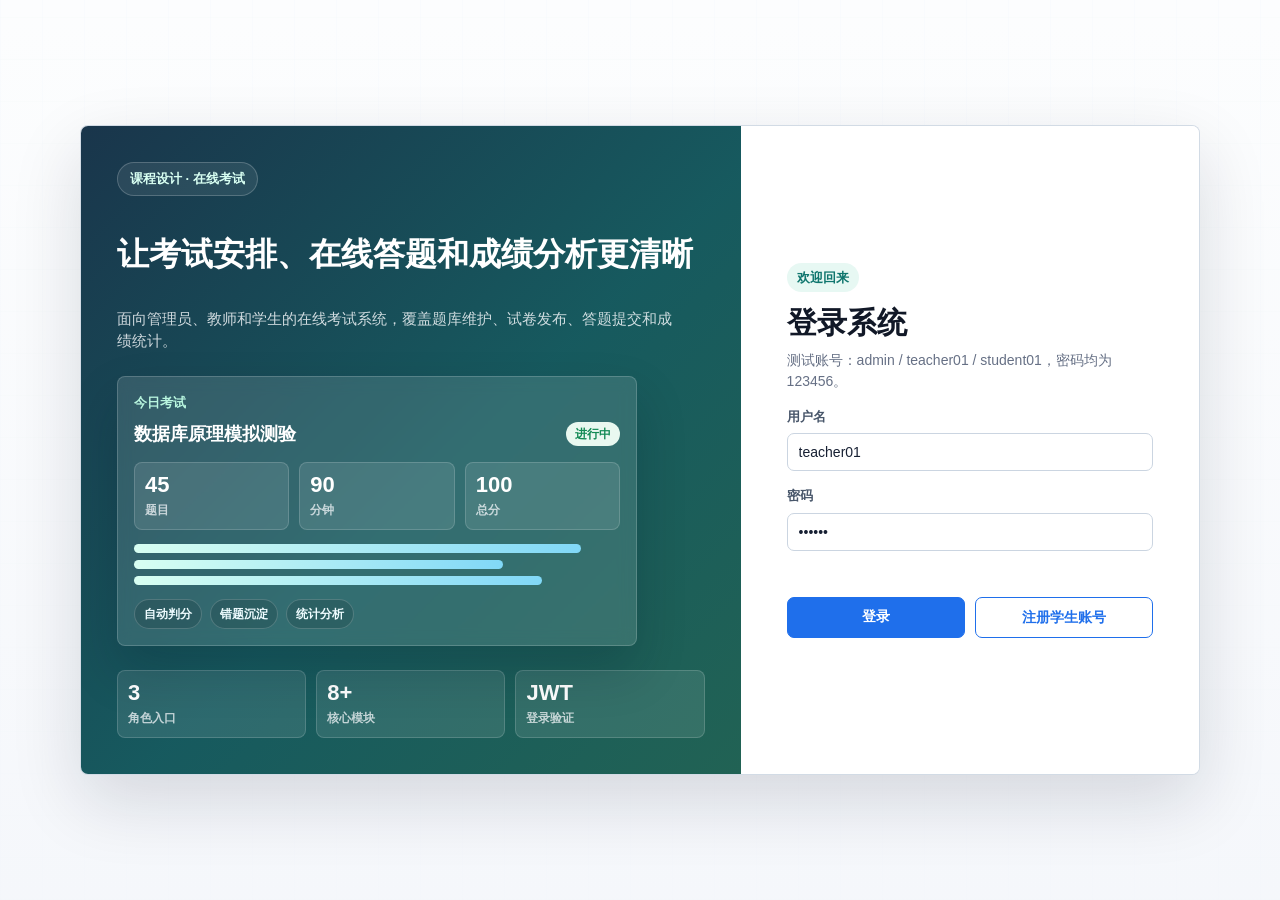
<file: src/main/resources/static/index.html>
<!doctype html>
<html lang="zh-CN">
<head>
    <meta charset="UTF-8">
    <meta name="viewport" content="width=device-width, initial-scale=1.0">
    <title>登录 - 在线考试系统</title>
    <link rel="icon" type="image/svg+xml" href="favicon.svg">
    <link rel="stylesheet" href="css/style.css">
</head>
<body class="auth-page login-page">
<main class="login-shell">
    <section class="login-visual" aria-label="系统概览">
        <div class="login-brand">课程设计 · 在线考试</div>
        <h1>让考试安排、在线答题和成绩分析更清晰</h1>
        <p>面向管理员、教师和学生的在线考试系统，覆盖题库维护、试卷发布、答题提交和成绩统计。</p>

        <div class="exam-preview">
            <div class="preview-head">
                <span>今日考试</span>
                <strong>数据库原理模拟测验</strong>
                <span class="pill success">进行中</span>
            </div>
            <div class="preview-grid">
                <div><strong>45</strong><span>题目</span></div>
                <div><strong>90</strong><span>分钟</span></div>
                <div><strong>100</strong><span>总分</span></div>
            </div>
            <div class="paper-lines">
                <span style="width: 92%"></span>
                <span style="width: 76%"></span>
                <span style="width: 84%"></span>
            </div>
            <div class="score-strip">
                <span>自动判分</span>
                <span>错题沉淀</span>
                <span>统计分析</span>
            </div>
        </div>

        <div class="login-stats">
            <div><strong>3</strong><span>角色入口</span></div>
            <div><strong>8+</strong><span>核心模块</span></div>
            <div><strong>JWT</strong><span>登录验证</span></div>
        </div>
    </section>

    <section class="auth-panel login-panel">
        <div class="auth-kicker">欢迎回来</div>
        <h2>登录系统</h2>
        <p class="muted">测试账号：admin / teacher01 / student01，密码均为 123456。</p>
        <div class="form-row">
            <label>用户名</label>
            <input id="username" value="teacher01" autocomplete="username">
        </div>
        <div class="form-row">
            <label>密码</label>
            <input id="password" type="password" value="123456" autocomplete="current-password">
        </div>
        <div id="status" class="status"></div>
        <div class="auth-actions">
            <button onclick="login()">登录</button>
            <a class="button secondary" href="register.html">注册学生账号</a>
        </div>
    </section>
</main>
<script src="js/api.js"></script>
<script>
document.addEventListener("keydown", function (event) {
    if (event.key !== "Enter" || event.isComposing) return;
    if (!event.target || event.target.tagName !== "INPUT") return;
    event.preventDefault();
    login();
});

async function login() {
    try {
        localStorage.removeItem("apiBase");
        const data = await request("/auth/login", {
            method: "POST",
            body: JSON.stringify({
                username: document.getElementById("username").value,
                password: document.getElementById("password").value
            })
        });
        saveSession(data);
        setStatus("登录成功，正在进入系统");
        redirectByRole();
    } catch (e) {
        setStatus(e.message, false);
    }
}
</script>
</body>
</html>
</file>
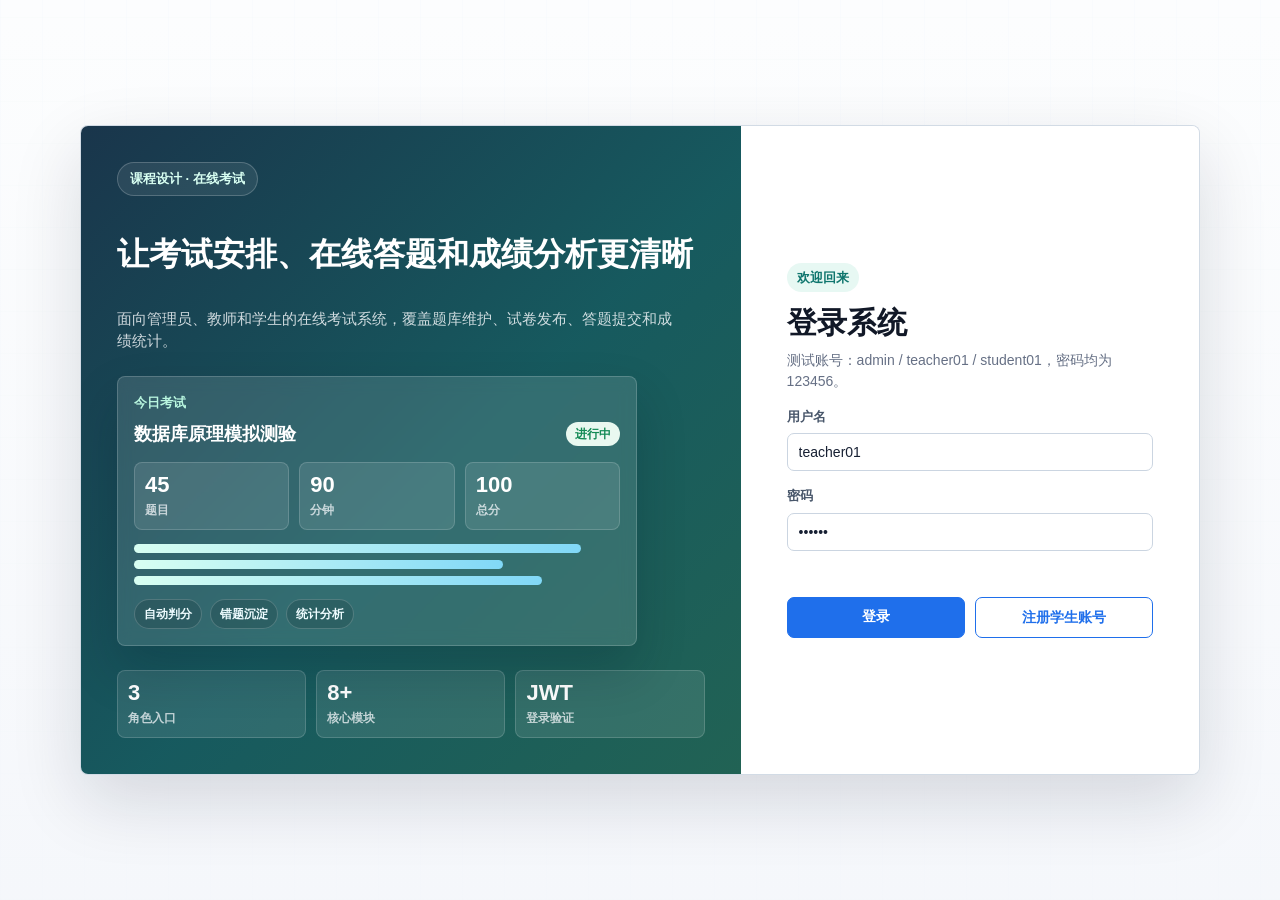
<file: src/main/resources/static/admin-index.html>
<!doctype html>
<html lang="zh-CN">
<head>
    <meta charset="UTF-8">
    <meta name="viewport" content="width=device-width, initial-scale=1.0">
    <title>管理员首页</title>
    <link rel="icon" type="image/svg+xml" href="favicon.svg">
    <link rel="stylesheet" href="css/style.css">
</head>
<body>
<script src="js/api.js"></script>
<script>
renderShell("admin");
</script>
<script>
document.getElementById("app").innerHTML = `
    <div class="page-title">
        <h1>用户与登录日志</h1>
        <p class="muted">管理员可查看用户、调整状态、分配角色，并查看登录审计日志。</p>
    </div>
    <section class="panel">
        <div class="toolbar">
            <div class="form-row"><label>关键字</label><input id="userKeyword" placeholder="用户名/姓名/邮箱"></div>
            <div class="form-row"><label>角色</label><select id="roleCode"><option value="">全部</option><option>ADMIN</option><option>TEACHER</option><option>STUDENT</option></select></div>
            <button onclick="loadUsers()">查询用户</button>
        </div>
        <div id="userStatus" class="status"></div>
        <table><thead><tr><th>ID</th><th>用户名</th><th>姓名</th><th>邮箱</th><th>角色</th><th>状态</th><th>操作</th></tr></thead><tbody id="userRows"></tbody></table>
    </section>
    <section class="panel">
        <div class="toolbar">
            <div class="form-row"><label>用户名</label><input id="logUsername"></div>
            <button onclick="loadLogs()">查询日志</button>
        </div>
        <table><thead><tr><th>时间</th><th>用户名</th><th>IP</th><th>状态</th><th>失败原因</th></tr></thead><tbody id="logRows"></tbody></table>
    </section>
`;

async function loadUsers() {
    try {
        const data = await request("/users" + qs({
            keyword: document.getElementById("userKeyword").value,
            roleCode: document.getElementById("roleCode").value,
            pageSize: 50
        }));
        document.getElementById("userRows").innerHTML = data.records.map(u => `
            <tr>
                <td>${u.id}</td><td>${escapeHtml(u.username)}</td><td>${escapeHtml(u.realName)}</td><td>${escapeHtml(u.email)}</td>
                <td>${(u.roles || []).map(r => '<span class="pill">' + escapeHtml(r) + '</span>').join(" ")}</td>
                <td><span class="pill ${u.status === 1 ? "success" : "danger"}">${u.status === 1 ? "正常" : "禁用"}</span></td>
                <td class="actions">
                    <button class="secondary" onclick="toggleStatus(${u.id}, ${u.status === 1 ? 0 : 1})">${u.status === 1 ? "禁用" : "启用"}</button>
                    <button class="secondary" onclick="setRoles(${u.id})">设置角色</button>
                </td>
            </tr>
        `).join("");
    } catch (e) {
        setStatus(e.message, false, "userStatus");
    }
}

async function toggleStatus(id, status) {
    await request(`/users/${id}/status`, { method: "PUT", body: JSON.stringify({ status }) });
    loadUsers();
}

async function setRoles(id) {
    const text = prompt("请输入角色编码，多个用英文逗号分隔", "STUDENT");
    if (!text) return;
    const roleCodes = text.split(",").map(s => s.trim()).filter(Boolean);
    await request(`/users/${id}/roles`, { method: "PUT", body: JSON.stringify({ roleCodes }) });
    loadUsers();
}

async function loadLogs() {
    const data = await request("/login-logs" + qs({ username: document.getElementById("logUsername").value, pageSize: 50 }));
    document.getElementById("logRows").innerHTML = data.records.map(log => `
        <tr><td>${escapeHtml(log.loginTime)}</td><td>${escapeHtml(log.username)}</td><td>${escapeHtml(log.loginIp)}</td><td><span class="pill ${log.loginStatus === 1 ? "success" : "danger"}">${log.loginStatus === 1 ? "成功" : "失败"}</span></td><td>${escapeHtml(log.failReason)}</td></tr>
    `).join("");
}

loadUsers();
loadLogs();
</script>
</body>
</html>
</file>
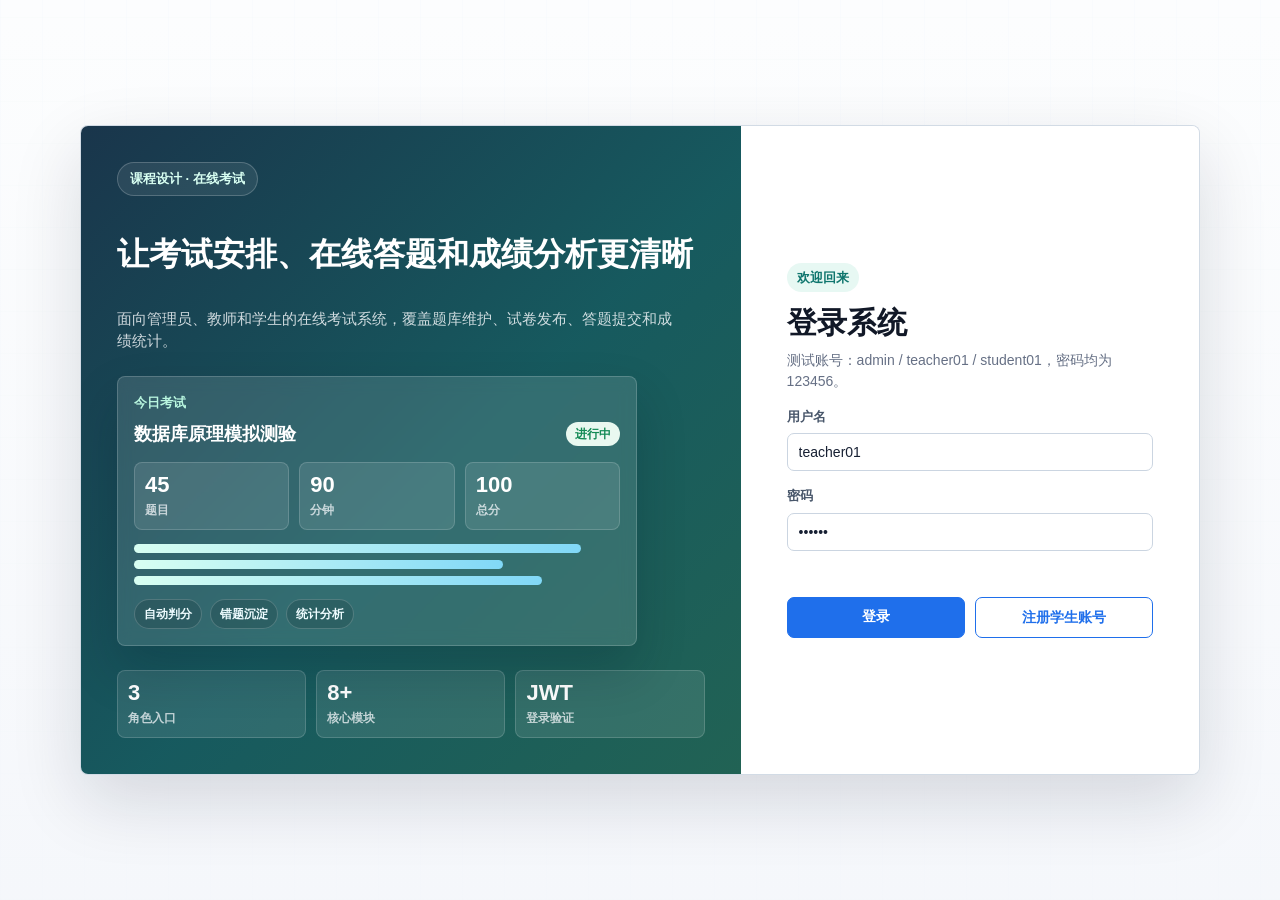
<file: src/main/resources/static/exam-do.html>
<!doctype html>
<html lang="zh-CN">
<head>
    <meta charset="UTF-8">
    <meta name="viewport" content="width=device-width, initial-scale=1.0">
    <title>在线答题</title>
    <link rel="icon" type="image/svg+xml" href="favicon.svg">
    <link rel="stylesheet" href="css/style.css">
</head>
<body>
<script src="js/api.js"></script>
<script>
renderShell("exams");
const examId = new URLSearchParams(location.search).get("id");
let questions = [];
document.getElementById("app").innerHTML = `
    <div class="page-title"><h1>在线答题</h1><p class="muted">页面不会显示正确答案，提交后由后端自动判分。</p></div>
    <section class="panel">
        <div id="questionArea"></div>
        <div id="status" class="status"></div>
        <button onclick="submitExam()">提交试卷</button>
    </section>
`;

function optionInput(q, key, text) {
    if (!text) return "";
    const type = q.questionType === "multiple" ? "checkbox" : "radio";
    return `<label class="option-item"><input type="${type}" name="q_${q.questionId}" value="${key}">${key}. ${escapeHtml(text)}</label>`;
}

async function loadQuestions() {
    questions = await request(`/exams/${examId}/questions`);
    document.getElementById("questionArea").innerHTML = questions.map((q, index) => `
        <div class="question-block">
            <strong>${index + 1}. [${q.questionType}] ${escapeHtml(q.title)}（${q.questionScore}分）</strong>
            <div class="option-list">
                ${optionInput(q, "A", q.optionA)}
                ${optionInput(q, "B", q.optionB)}
                ${optionInput(q, "C", q.optionC)}
                ${optionInput(q, "D", q.optionD)}
            </div>
        </div>
    `).join("");
}

async function submitExam() {
    if (!confirm("确认提交试卷？")) return;
    const answers = questions.map(q => {
        const checked = Array.from(document.querySelectorAll(`input[name="q_${q.questionId}"]:checked`)).map(input => input.value);
        return { questionId: q.questionId, studentAnswer: checked.join(",") };
    });
    try {
        const score = await request(`/exams/${examId}/submit`, { method: "POST", body: JSON.stringify({ answers }) });
        setStatus(`提交成功，得分：${score}`);
        setTimeout(() => location.href = "score-list.html", 800);
    } catch (e) {
        setStatus(e.message, false);
    }
}

loadQuestions();
</script>
</body>
</html>
</file>
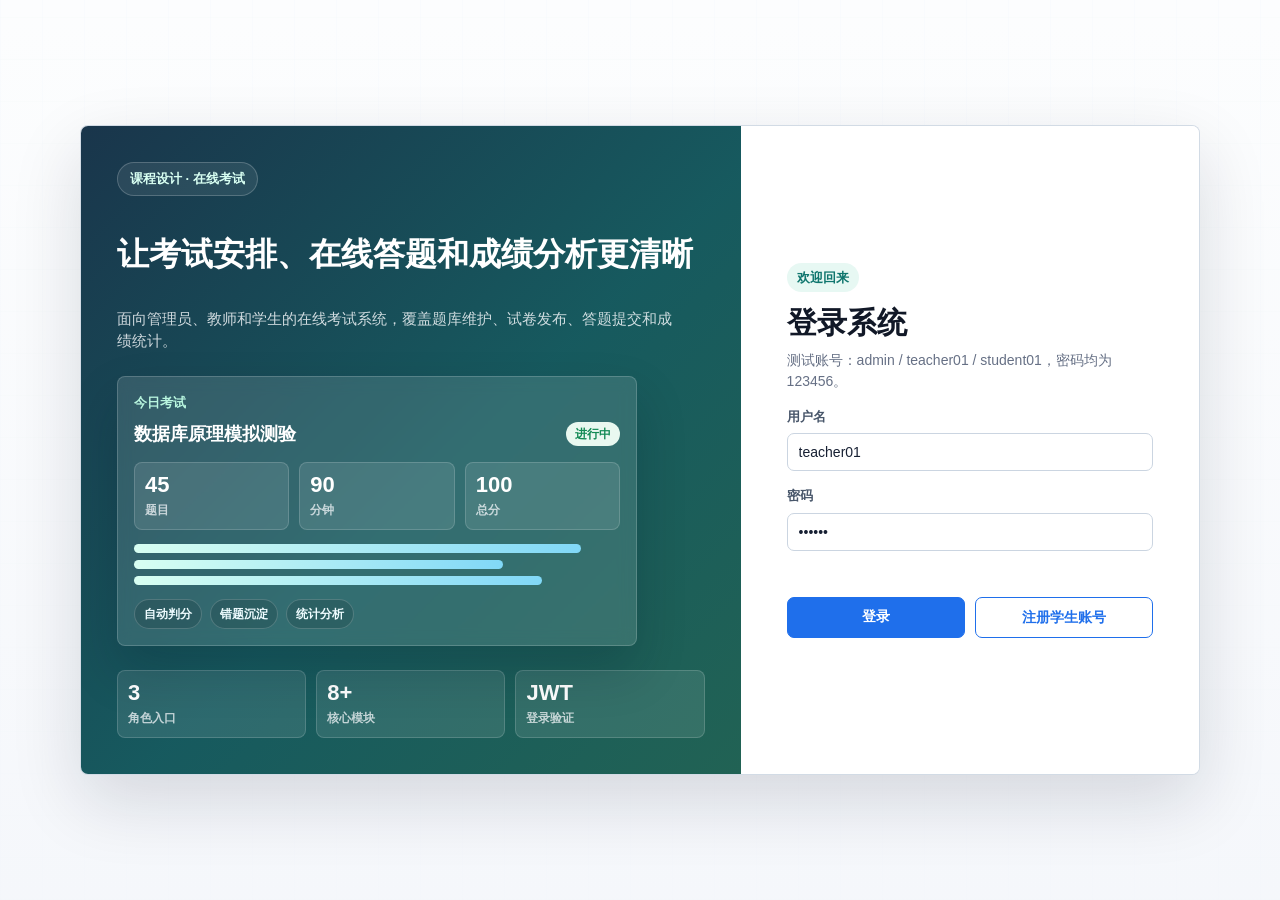
<file: src/main/resources/static/exam-list.html>
<!doctype html>
<html lang="zh-CN">
<head>
    <meta charset="UTF-8">
    <meta name="viewport" content="width=device-width, initial-scale=1.0">
    <title>参加考试</title>
    <link rel="icon" type="image/svg+xml" href="favicon.svg">
    <link rel="stylesheet" href="css/style.css">
</head>
<body>
<script src="js/api.js"></script>
<script>
renderShell("exams");
document.getElementById("app").innerHTML = `
    <div class="page-title"><h1>可参加考试</h1><p class="muted">进入考试后系统会生成考试记录。</p></div>
    <section class="panel">
        <table><thead><tr><th>试卷</th><th>时长</th><th>总分</th><th>及格分</th><th>考试时间</th><th>状态</th><th>操作</th></tr></thead><tbody id="rows"></tbody></table>
    </section>
`;

async function loadExams() {
    const rows = await request("/exams/available");
    document.getElementById("rows").innerHTML = rows.map(e => `
        <tr>
            <td>${escapeHtml(e.paperName)}</td><td>${e.duration}分钟</td><td>${e.totalScore}</td><td>${e.passScore}</td>
            <td>${escapeHtml(e.startTime)}<br>${escapeHtml(e.endTime)}</td>
            <td><span class="pill ${e.examStatus === 1 ? "success" : e.examId ? "warning" : ""}">${e.examStatus === 1 ? "已提交" : e.examId ? "进行中" : "未开始"}</span></td>
            <td><button onclick="startExam(${e.paperId})" ${e.examStatus === 1 ? "disabled" : ""}>开始/继续</button></td>
        </tr>
    `).join("");
}

async function startExam(paperId) {
    const examId = await request(`/exams/${paperId}/start`, { method: "POST" });
    location.href = `exam-do.html?id=${examId}`;
}

loadExams();
</script>
</body>
</html>
</file>
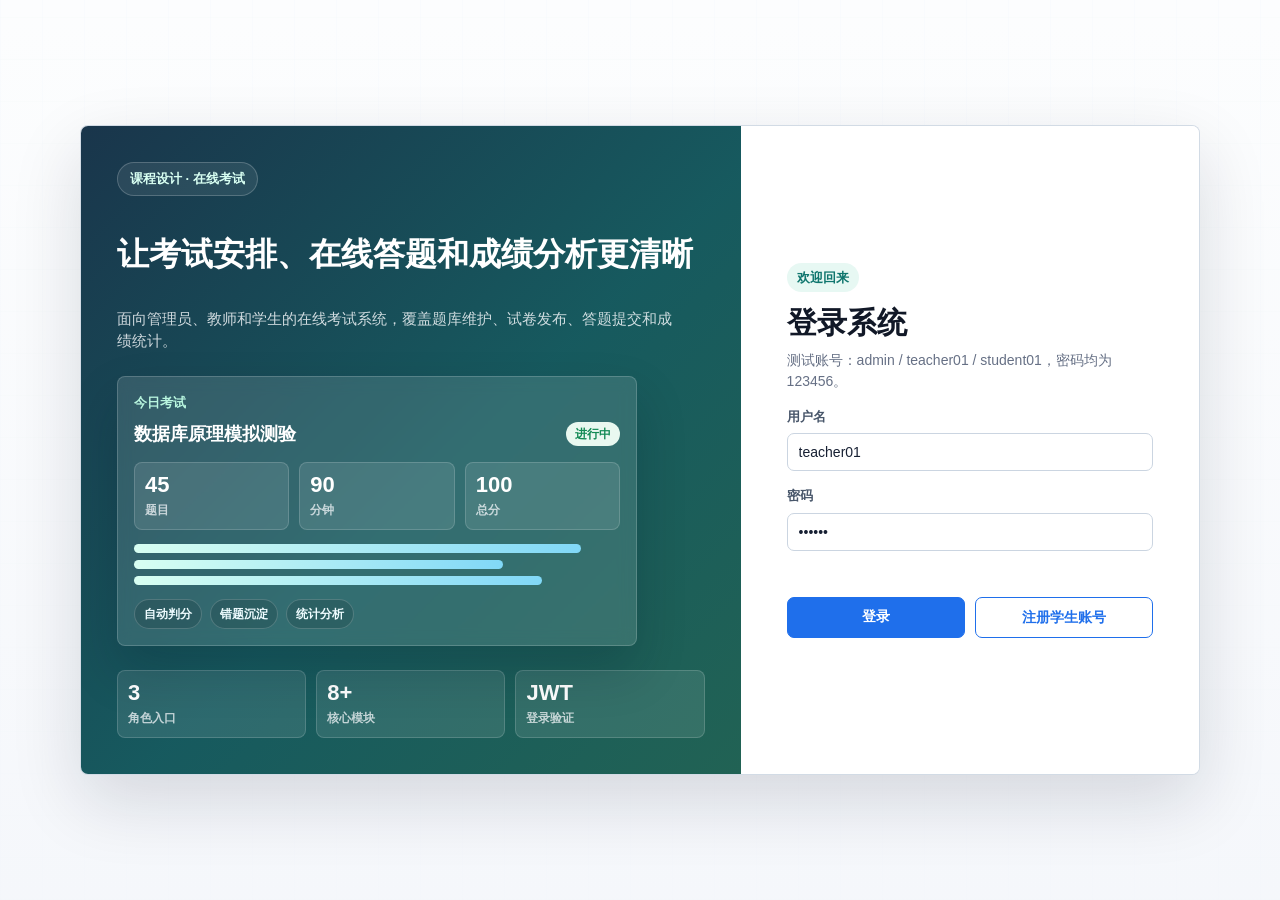
<file: src/main/resources/static/paper-add.html>
<!doctype html>
<html lang="zh-CN">
<head>
    <meta charset="UTF-8">
    <meta name="viewport" content="width=device-width, initial-scale=1.0">
    <title>创建试卷</title>
    <link rel="icon" type="image/svg+xml" href="favicon.svg">
    <link rel="stylesheet" href="css/style.css">
</head>
<body>
<script src="js/api.js"></script>
<script>
renderShell("papers");
document.getElementById("app").innerHTML = `
    <div class="page-title"><h1>创建试卷</h1><p class="muted">总分在发布时按题目分值自动汇总。</p></div>
    <section class="panel">
        <div class="form-grid">
            <div class="form-row"><label>试卷名称</label><input id="paperName"></div>
            <div class="form-row"><label>考试时长（分钟）</label><input id="duration" type="number" value="60"></div>
            <div class="form-row"><label>及格分</label><input id="passScore" type="number" value="60"></div>
            <div class="form-row"><label>开始时间</label><input id="startTime" type="datetime-local"></div>
            <div class="form-row"><label>结束时间</label><input id="endTime" type="datetime-local"></div>
        </div>
        <div id="status" class="status"></div>
        <button onclick="createPaper()">创建</button>
        <a class="button secondary" href="paper-list.html">返回</a>
    </section>
`;

async function createPaper() {
    try {
        const id = await request("/papers", {
            method: "POST",
            body: JSON.stringify({
                paperName: document.getElementById("paperName").value,
                duration: Number(document.getElementById("duration").value),
                passScore: Number(document.getElementById("passScore").value),
                startTime: document.getElementById("startTime").value,
                endTime: document.getElementById("endTime").value
            })
        });
        location.href = `paper-question.html?id=${id}`;
    } catch (e) {
        setStatus(e.message, false);
    }
}
</script>
</body>
</html>
</file>
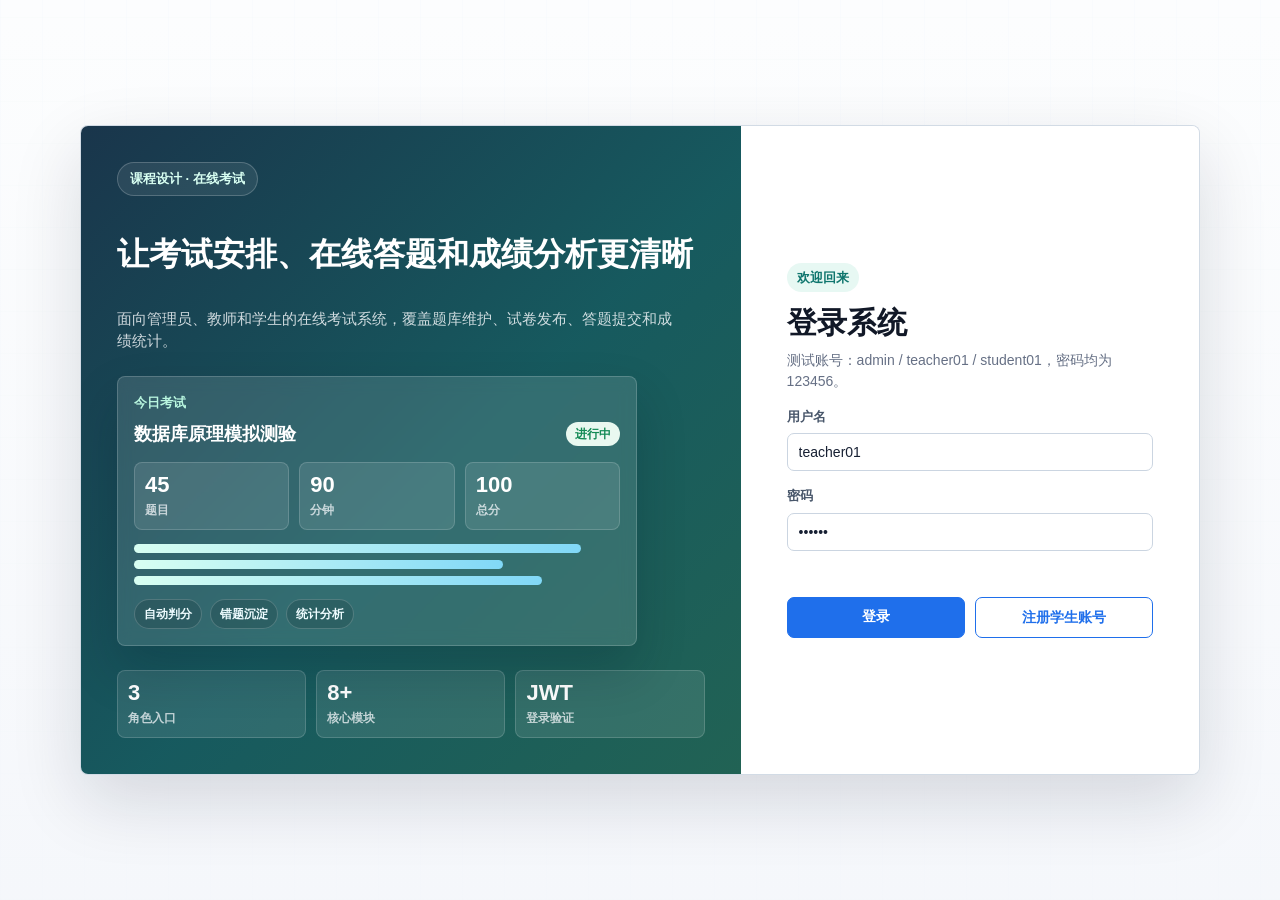
<file: src/main/resources/static/paper-list.html>
<!doctype html>
<html lang="zh-CN">
<head>
    <meta charset="UTF-8">
    <meta name="viewport" content="width=device-width, initial-scale=1.0">
    <title>试卷管理</title>
    <link rel="icon" type="image/svg+xml" href="favicon.svg">
    <link rel="stylesheet" href="css/style.css">
</head>
<body>
<script src="js/api.js"></script>
<script>
renderShell("papers");
document.getElementById("app").innerHTML = `
    <div class="page-title"><h1>试卷管理</h1><p class="muted">试卷与题目通过 paper_question 中间表建立多对多关系。</p></div>
    <section class="panel">
        <div class="toolbar">
            <div class="form-row"><label>试卷名称</label><input id="keyword"></div>
            <div class="form-row"><label>状态</label><select id="statusFilter"><option value="">全部</option><option value="0">草稿</option><option value="1">已发布</option><option value="2">已结束</option></select></div>
            <button onclick="loadPapers()">查询</button>
            <a class="button" href="paper-add.html">创建试卷</a>
        </div>
        <div id="status" class="status"></div>
        <table><thead><tr><th>ID</th><th>名称</th><th>总分</th><th>及格分</th><th>题数</th><th>状态</th><th>时间</th><th>操作</th></tr></thead><tbody id="rows"></tbody></table>
    </section>
`;

async function loadPapers() {
    try {
        const data = await request("/papers" + qs({
            keyword: document.getElementById("keyword").value,
            status: document.getElementById("statusFilter").value,
            pageSize: 50
        }));
        document.getElementById("rows").innerHTML = data.records.map(p => `
            <tr>
                <td>${p.id}</td><td>${escapeHtml(p.paperName)}</td><td>${p.totalScore}</td><td>${p.passScore}</td><td>${p.questionCount}</td>
                <td><span class="pill ${p.status === 0 ? "warning" : p.status === 1 ? "success" : ""}">${["草稿","已发布","已结束"][p.status] || p.status}</span></td><td>${escapeHtml(p.startTime)}<br>${escapeHtml(p.endTime)}</td>
                <td class="actions">
                    <a class="button secondary" href="paper-question.html?id=${p.id}">组题</a>
                    <button onclick="publishPaper(${p.id}, this)" ${p.status !== 0 ? "disabled" : ""}>发布</button>
                </td>
            </tr>
        `).join("");
        setStatus("");
    } catch (e) {
        setStatus(e.message, false);
    }
}

async function publishPaper(id, button) {
    if (!confirm("发布后不能继续修改组题，确认发布？")) return;
    try {
        if (button) {
            button.disabled = true;
            button.textContent = "发布中";
        }
        await request(`/papers/${id}/publish`, { method: "PUT" });
        setStatus("发布成功");
        await loadPapers();
    } catch (e) {
        setStatus(e.message, false);
        if (button) {
            button.disabled = false;
            button.textContent = "发布";
        }
    }
}

loadPapers();
</script>
</body>
</html>
</file>
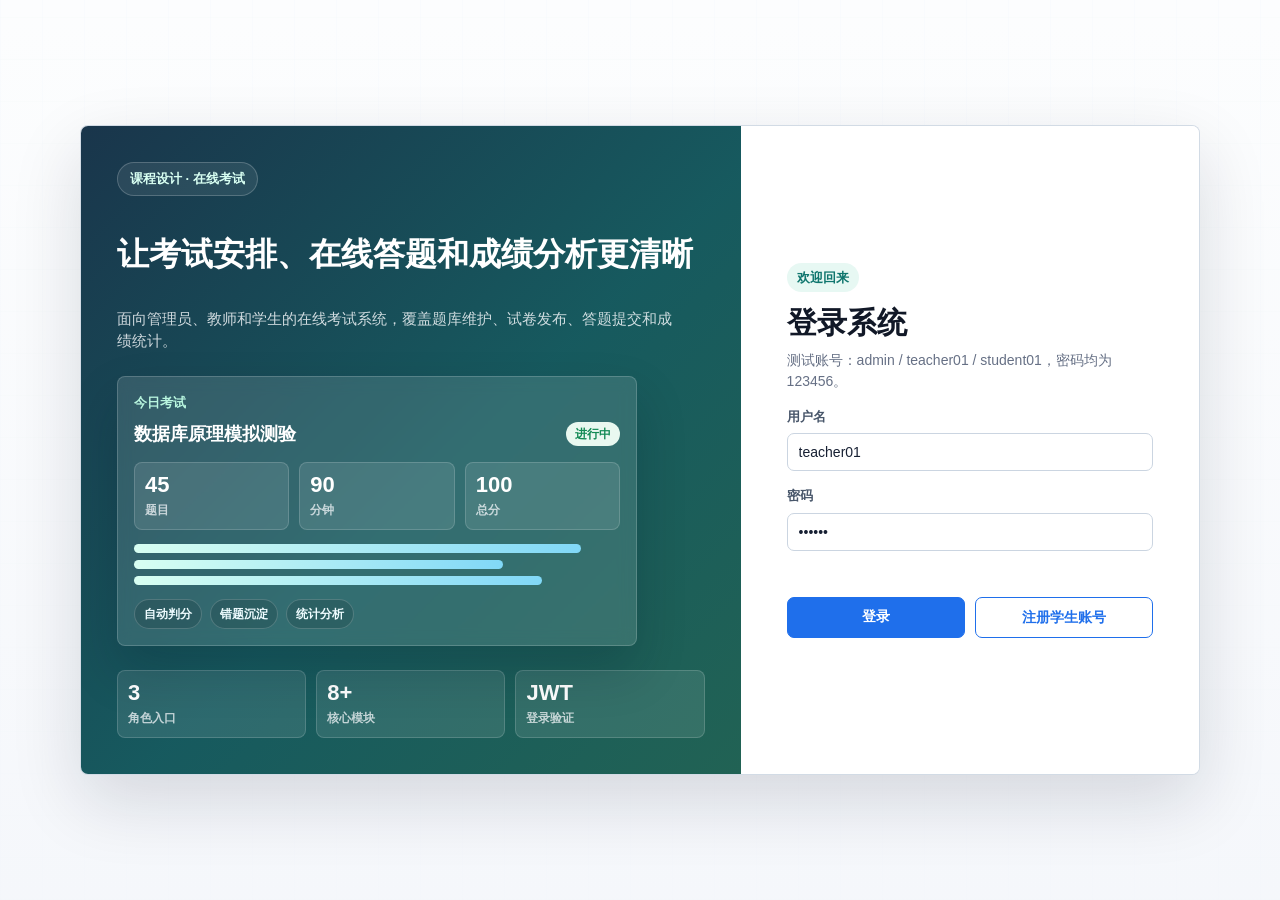
<file: src/main/resources/static/paper-question.html>
<!doctype html>
<html lang="zh-CN">
<head>
    <meta charset="UTF-8">
    <meta name="viewport" content="width=device-width, initial-scale=1.0">
    <title>试卷组题</title>
    <link rel="icon" type="image/svg+xml" href="favicon.svg">
    <link rel="stylesheet" href="css/style.css">
</head>
<body>
<script src="js/api.js"></script>
<script>
renderShell("papers");
const paperId = new URLSearchParams(location.search).get("id");
let currentPaper = null;
let selectedQuestionCount = 0;
let selectedTotalScore = 0;
let nextSortOrder = 1;
let selectedQuestionIds = new Set();
document.getElementById("app").innerHTML = `
    <div class="page-title"><h1>试卷组题</h1><p id="paperInfo" class="muted"></p></div>
    <section class="panel">
        <div class="action-bar">
            <div>
                <h3>组题进度</h3>
                <p class="muted">添加或移除题目会实时保存。确认题目和分值无误后，点击“完成组题并发布”才算完成试卷。</p>
            </div>
            <div class="actions">
                <a class="button secondary" href="paper-list.html">返回试卷管理</a>
                <button id="publishBtn" onclick="publishCurrentPaper(this)">完成组题并发布</button>
            </div>
        </div>
        <div id="status" class="status"></div>
    </section>
    <section class="panel">
        <h3>已选题目</h3>
        <p id="selectedSummary" class="muted"></p>
        <table><thead><tr><th>排序</th><th>题干</th><th>分值</th><th>答案</th><th>操作</th></tr></thead><tbody id="selectedRows"></tbody></table>
    </section>
    <section class="panel">
        <h3>从题库添加</h3>
        <div class="toolbar">
            <div class="form-row"><label>题型</label><select id="questionType"><option value="">全部</option><option value="single">单选</option><option value="multiple">多选</option><option value="judge">判断</option></select></div>
            <button onclick="loadQuestions()">查询</button>
        </div>
        <table><thead><tr><th>ID</th><th>题干</th><th>默认分</th><th>本卷分值</th><th>操作</th></tr></thead><tbody id="questionRows"></tbody></table>
    </section>
`;

async function loadPaper() {
    currentPaper = await request(`/papers/${paperId}`);
    document.getElementById("paperInfo").textContent = `${currentPaper.paperName} ｜ 状态：${["草稿","已发布","已结束"][currentPaper.status] || currentPaper.status} ｜ 及格分：${currentPaper.passScore}`;
    renderPublishState();
}

async function loadSelected() {
    const [paper, rows] = await Promise.all([
        currentPaper ? Promise.resolve(currentPaper) : request(`/papers/${paperId}`),
        request(`/papers/${paperId}/questions`)
    ]);
    currentPaper = paper;
    selectedQuestionCount = rows.length;
    selectedTotalScore = rows.reduce((sum, q) => sum + Number(q.questionScore || 0), 0);
    selectedQuestionIds = new Set(rows.map(q => Number(q.questionId)));
    nextSortOrder = rows.length
        ? Math.max(...rows.map(q => Number(q.sortOrder || 0))) + 1
        : 1;
    const summary = document.getElementById("selectedSummary");
    summary.className = selectedTotalScore < paper.passScore ? "status err" : "status ok";
    summary.textContent = selectedTotalScore < paper.passScore
        ? `已选 ${rows.length} 题，当前组题总分 ${selectedTotalScore} 分，低于及格分 ${paper.passScore} 分，暂不能发布。`
        : `已选 ${rows.length} 题，当前组题总分 ${selectedTotalScore} 分，满足及格分 ${paper.passScore} 分。发布时会用该总分更新试卷总分。`;
    document.getElementById("selectedRows").innerHTML = rows.map(q => `
        <tr>
            <td>${q.sortOrder}</td>
            <td>${escapeHtml(q.title)}</td>
            <td><input class="score-input" id="selectedScore_${q.questionId}" type="number" min="1" max="100" value="${q.questionScore}" ${paper.status !== 0 ? "disabled" : ""}></td>
            <td>${q.correctAnswer}</td>
            <td class="actions">
                <button class="secondary" onclick="updateQuestionScore(${q.questionId})" ${paper.status !== 0 ? "disabled" : ""}>保存分值</button>
                <button class="danger" onclick="removeQuestion(${q.questionId})" ${paper.status !== 0 ? "disabled" : ""}>移除</button>
            </td>
        </tr>
    `).join("");
    renderPublishState();
}

async function loadQuestions() {
    const data = await request("/questions" + qs({ questionType: document.getElementById("questionType").value, pageSize: 50 }));
    document.getElementById("questionRows").innerHTML = data.records.map(q => `
        <tr><td>${q.id}</td><td>${escapeHtml(q.title)}</td><td>${q.defaultScore}</td>
        <td><input class="score-input" id="score_${q.id}" type="number" min="1" max="100" value="${q.defaultScore}" ${currentPaper && currentPaper.status !== 0 || selectedQuestionIds.has(Number(q.id)) ? "disabled" : ""}></td>
        <td><button onclick="addQuestion(${q.id})" ${currentPaper && currentPaper.status !== 0 || selectedQuestionIds.has(Number(q.id)) ? "disabled" : ""}>${selectedQuestionIds.has(Number(q.id)) ? "已添加" : "添加"}</button></td></tr>
    `).join("");
}

function readPositiveInt(id, label) {
    const value = Number(document.getElementById(id).value);
    if (!Number.isInteger(value) || value <= 0) {
        throw new Error(`${label}必须是大于0的整数`);
    }
    if (value > 100) {
        throw new Error(`${label}不能超过100`);
    }
    return value;
}

async function addQuestion(questionId) {
    if (currentPaper && currentPaper.status !== 0) {
        setStatus("已发布试卷不能继续组题", false);
        return;
    }
    try {
        const questionScore = readPositiveInt(`score_${questionId}`, "题目分值");
        const sortOrder = nextSortOrder;
        await request(`/papers/${paperId}/questions`, { method: "POST", body: JSON.stringify({ questionId, questionScore, sortOrder }) });
        setStatus(`题目已添加到第 ${sortOrder} 题，组题已自动保存`);
        await loadSelected();
        await loadQuestions();
    } catch (e) {
        setStatus(e.message, false);
    }
}

async function updateQuestionScore(questionId) {
    if (currentPaper && currentPaper.status !== 0) {
        setStatus("已发布试卷不能修改分值", false);
        return;
    }
    try {
        const questionScore = readPositiveInt(`selectedScore_${questionId}`, "题目分值");
        await request(`/papers/${paperId}/questions/${questionId}`, {
            method: "PUT",
            body: JSON.stringify({ questionScore })
        });
        setStatus("分值已保存，组题总分已更新");
        await loadSelected();
    } catch (e) {
        setStatus(e.message, false);
    }
}

async function removeQuestion(questionId) {
    if (currentPaper && currentPaper.status !== 0) {
        setStatus("已发布试卷不能移除题目", false);
        return;
    }
    try {
        await request(`/papers/${paperId}/questions/${questionId}`, { method: "DELETE" });
        setStatus("题目已移除，组题已自动保存");
        await loadSelected();
        await loadQuestions();
    } catch (e) {
        setStatus(e.message, false);
    }
}

function renderPublishState() {
    const button = document.getElementById("publishBtn");
    if (!button || !currentPaper) return;
    if (currentPaper.status === 1) {
        button.disabled = true;
        button.textContent = "试卷已发布";
    } else if (currentPaper.status !== 0) {
        button.disabled = true;
        button.textContent = "不可发布";
    } else {
        button.disabled = false;
        button.textContent = "完成组题并发布";
    }
}

async function publishCurrentPaper(button) {
    if (!currentPaper) return;
    if (currentPaper.status !== 0) {
        setStatus("只有草稿试卷可以发布", false);
        return;
    }
    if (selectedQuestionCount === 0) {
        setStatus("试卷至少需要包含一道题目", false);
        return;
    }
    if (selectedTotalScore < currentPaper.passScore) {
        setStatus(`当前组题总分 ${selectedTotalScore} 分，低于及格分 ${currentPaper.passScore} 分，不能发布。`, false);
        return;
    }
    if (!confirm("发布后不能继续修改组题，确认完成组题并发布？")) return;
    try {
        button.disabled = true;
        button.textContent = "发布中";
        await request(`/papers/${paperId}/publish`, { method: "PUT" });
        setStatus("发布成功，试卷已完成");
        await loadPaper();
        await loadSelected();
        await loadQuestions();
    } catch (e) {
        setStatus(e.message, false);
        renderPublishState();
    }
}

async function initPage() {
    try {
        await loadPaper();
        await loadSelected();
        await loadQuestions();
    } catch (e) {
        setStatus(e.message, false);
    }
}

initPage();
</script>
</body>
</html>
</file>
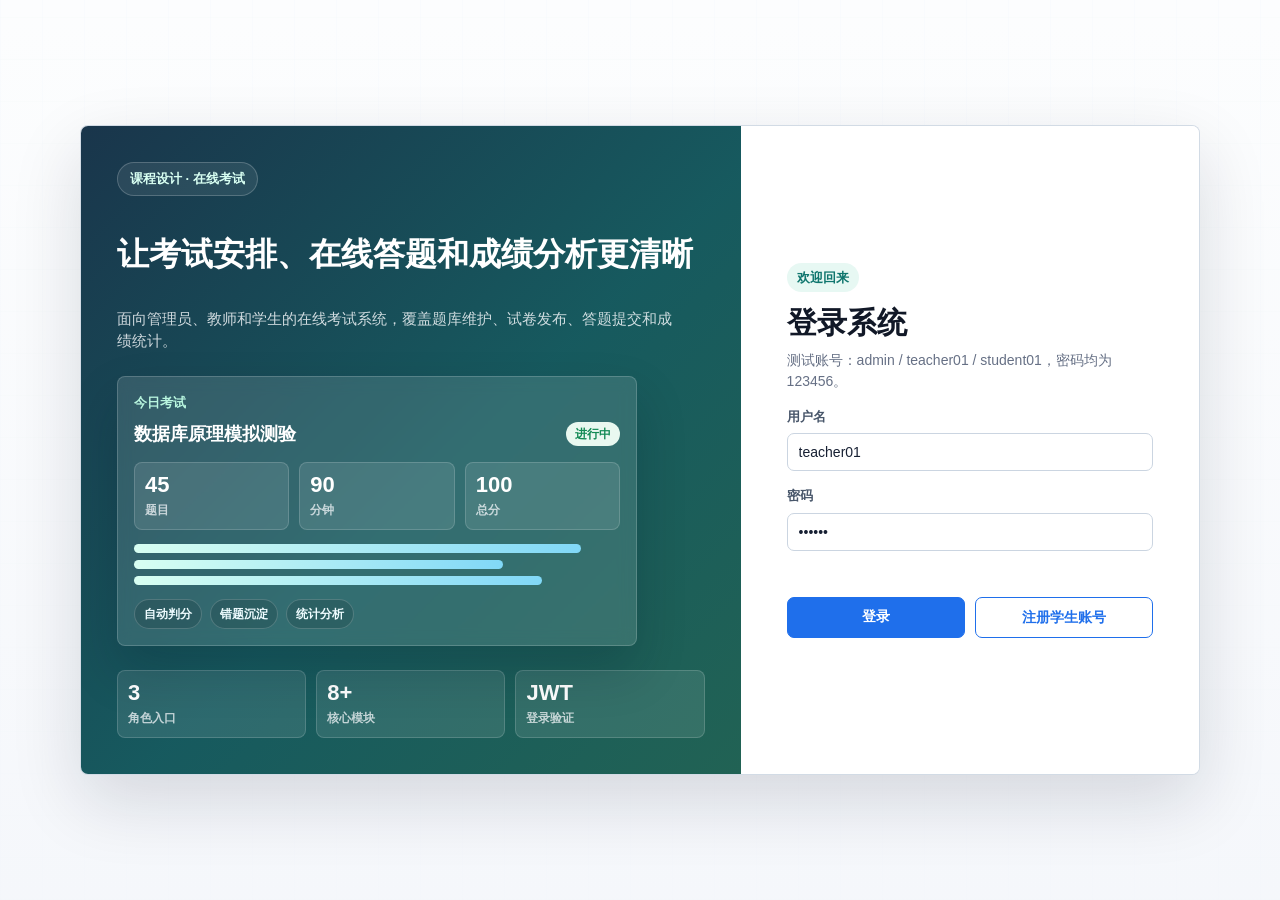
<file: src/main/resources/static/question-add.html>
<!doctype html>
<html lang="zh-CN">
<head>
    <meta charset="UTF-8">
    <meta name="viewport" content="width=device-width, initial-scale=1.0">
    <title>题目编辑</title>
    <link rel="icon" type="image/svg+xml" href="favicon.svg">
    <link rel="stylesheet" href="css/style.css">
</head>
<body>
<script src="js/api.js"></script>
<script>
renderShell("questions");
const params = new URLSearchParams(location.search);
const questionId = params.get("id");
document.getElementById("app").innerHTML = `
    <div class="page-title"><h1>${questionId ? "编辑题目" : "新增题目"}</h1><p class="muted">多选题答案统一使用 A,B,C 格式。</p></div>
    <section class="panel">
        <div class="form-grid">
            <div class="form-row"><label>题型</label><select id="questionType"><option value="single">单选</option><option value="multiple">多选</option><option value="judge">判断</option></select></div>
            <div class="form-row"><label>难度</label><select id="difficulty"><option value="easy">easy</option><option value="medium">medium</option><option value="hard">hard</option></select></div>
            <div class="form-row"><label>默认分值</label><input id="defaultScore" type="number" value="10"></div>
            <div class="form-row"><label>知识点</label><input id="knowledgePoint"></div>
        </div>
        <div class="form-row"><label>题干</label><textarea id="title"></textarea></div>
        <div class="form-grid">
            <div class="form-row"><label>A选项</label><input id="optionA"></div>
            <div class="form-row"><label>B选项</label><input id="optionB"></div>
            <div class="form-row"><label>C选项</label><input id="optionC"></div>
            <div class="form-row"><label>D选项</label><input id="optionD"></div>
            <div class="form-row"><label>正确答案</label><input id="correctAnswer" placeholder="A 或 A,B,C"></div>
        </div>
        <div class="form-row"><label>解析</label><textarea id="analysis"></textarea></div>
        <div id="status" class="status"></div>
        <button onclick="saveQuestion()">保存</button>
        <a class="button secondary" href="question-list.html">返回</a>
    </section>
`;

async function loadQuestion() {
    if (!questionId) return;
    const q = await request(`/questions/${questionId}`);
    ["questionType", "difficulty", "defaultScore", "knowledgePoint", "title", "optionA", "optionB", "optionC", "optionD", "correctAnswer", "analysis"]
        .forEach(id => document.getElementById(id).value = q[id] || "");
}

async function saveQuestion() {
    const body = {
        questionType: document.getElementById("questionType").value,
        difficulty: document.getElementById("difficulty").value,
        defaultScore: Number(document.getElementById("defaultScore").value),
        knowledgePoint: document.getElementById("knowledgePoint").value,
        title: document.getElementById("title").value,
        optionA: document.getElementById("optionA").value,
        optionB: document.getElementById("optionB").value,
        optionC: document.getElementById("optionC").value,
        optionD: document.getElementById("optionD").value,
        correctAnswer: document.getElementById("correctAnswer").value,
        analysis: document.getElementById("analysis").value
    };
    try {
        await request(questionId ? `/questions/${questionId}` : "/questions", {
            method: questionId ? "PUT" : "POST",
            body: JSON.stringify(body)
        });
        setStatus("保存成功");
    } catch (e) {
        setStatus(e.message, false);
    }
}

loadQuestion();
</script>
</body>
</html>
</file>
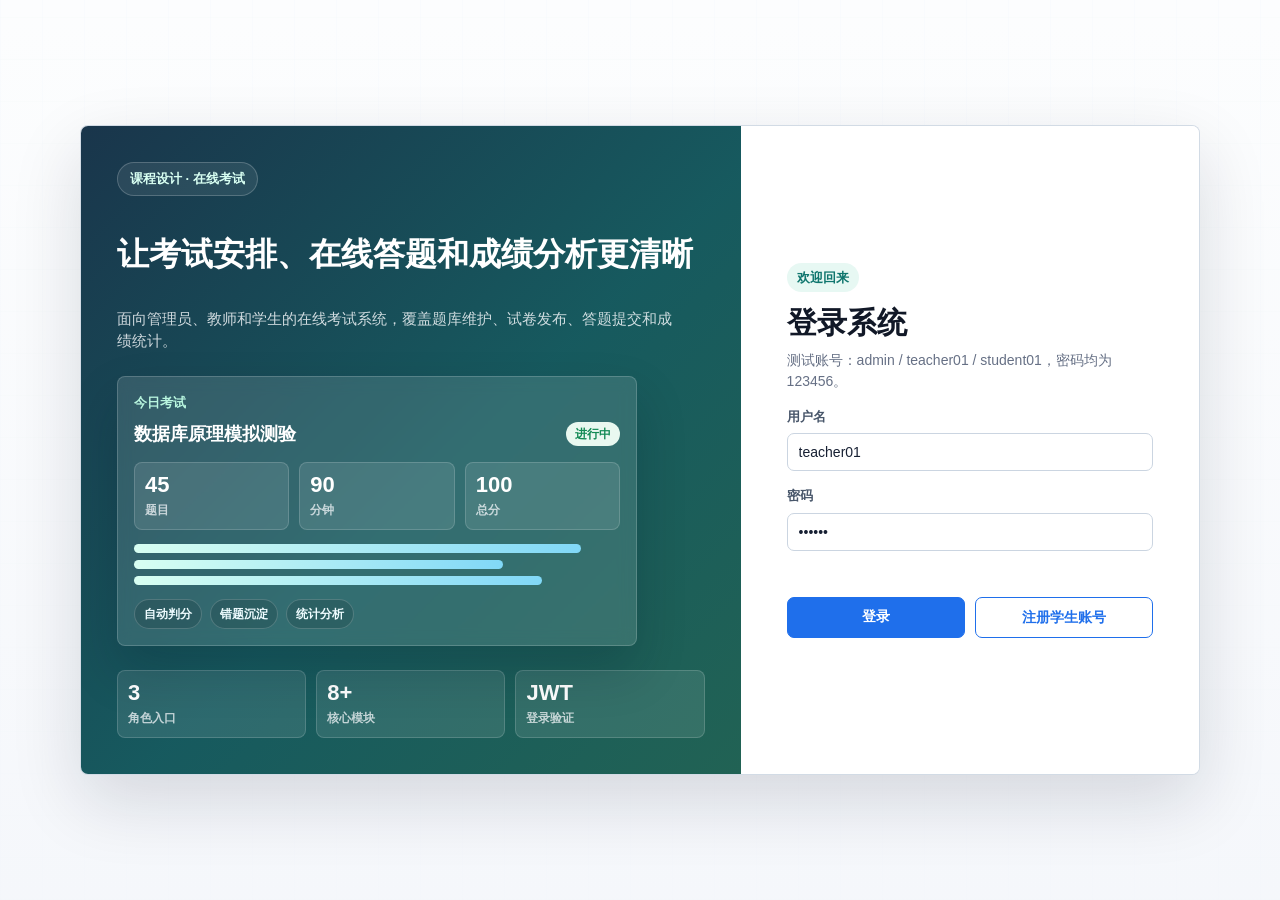
<file: src/main/resources/static/question-list.html>
<!doctype html>
<html lang="zh-CN">
<head>
    <meta charset="UTF-8">
    <meta name="viewport" content="width=device-width, initial-scale=1.0">
    <title>题库管理</title>
    <link rel="icon" type="image/svg+xml" href="favicon.svg">
    <link rel="stylesheet" href="css/style.css">
</head>
<body>
<script src="js/api.js"></script>
<script>
renderShell("questions");
document.getElementById("app").innerHTML = `
    <div class="page-title"><h1>题库管理</h1><p class="muted">题目数据全部来自 question 表，删除采用逻辑删除。</p></div>
    <section class="panel">
        <div class="toolbar">
            <div class="form-row"><label>题型</label><select id="questionType"><option value="">全部</option><option value="single">单选</option><option value="multiple">多选</option><option value="judge">判断</option></select></div>
            <div class="form-row"><label>难度</label><select id="difficulty"><option value="">全部</option><option value="easy">easy</option><option value="medium">medium</option><option value="hard">hard</option></select></div>
            <div class="form-row"><label>知识点</label><input id="knowledgePoint"></div>
            <button onclick="loadQuestions()">查询</button>
            <a class="button" href="question-add.html">新增题目</a>
        </div>
        <div id="status" class="status"></div>
        <table>
            <thead><tr><th>ID</th><th>题型</th><th>题干</th><th>答案</th><th>难度</th><th>知识点</th><th>操作</th></tr></thead>
            <tbody id="rows"></tbody>
        </table>
    </section>
`;

async function loadQuestions() {
    try {
        const data = await request("/questions" + qs({
            questionType: document.getElementById("questionType").value,
            difficulty: document.getElementById("difficulty").value,
            knowledgePoint: document.getElementById("knowledgePoint").value,
            pageSize: 50
        }));
        document.getElementById("rows").innerHTML = data.records.map(q => `
            <tr>
                <td>${q.id}</td><td><span class="pill">${q.questionType}</span></td><td>${escapeHtml(q.title)}</td>
                <td>${escapeHtml(q.correctAnswer)}</td><td><span class="pill ${q.difficulty === "hard" ? "danger" : q.difficulty === "medium" ? "warning" : "success"}">${q.difficulty}</span></td><td>${escapeHtml(q.knowledgePoint)}</td>
                <td class="actions">
                    <a class="button secondary" href="question-add.html?id=${q.id}">编辑</a>
                    <button class="danger" onclick="deleteQuestion(${q.id})">删除</button>
                </td>
            </tr>
        `).join("");
    } catch (e) {
        setStatus(e.message, false);
    }
}

async function deleteQuestion(id) {
    if (!confirm("确认逻辑删除该题目？")) return;
    await request(`/questions/${id}`, { method: "DELETE" });
    loadQuestions();
}

loadQuestions();
</script>
</body>
</html>
</file>
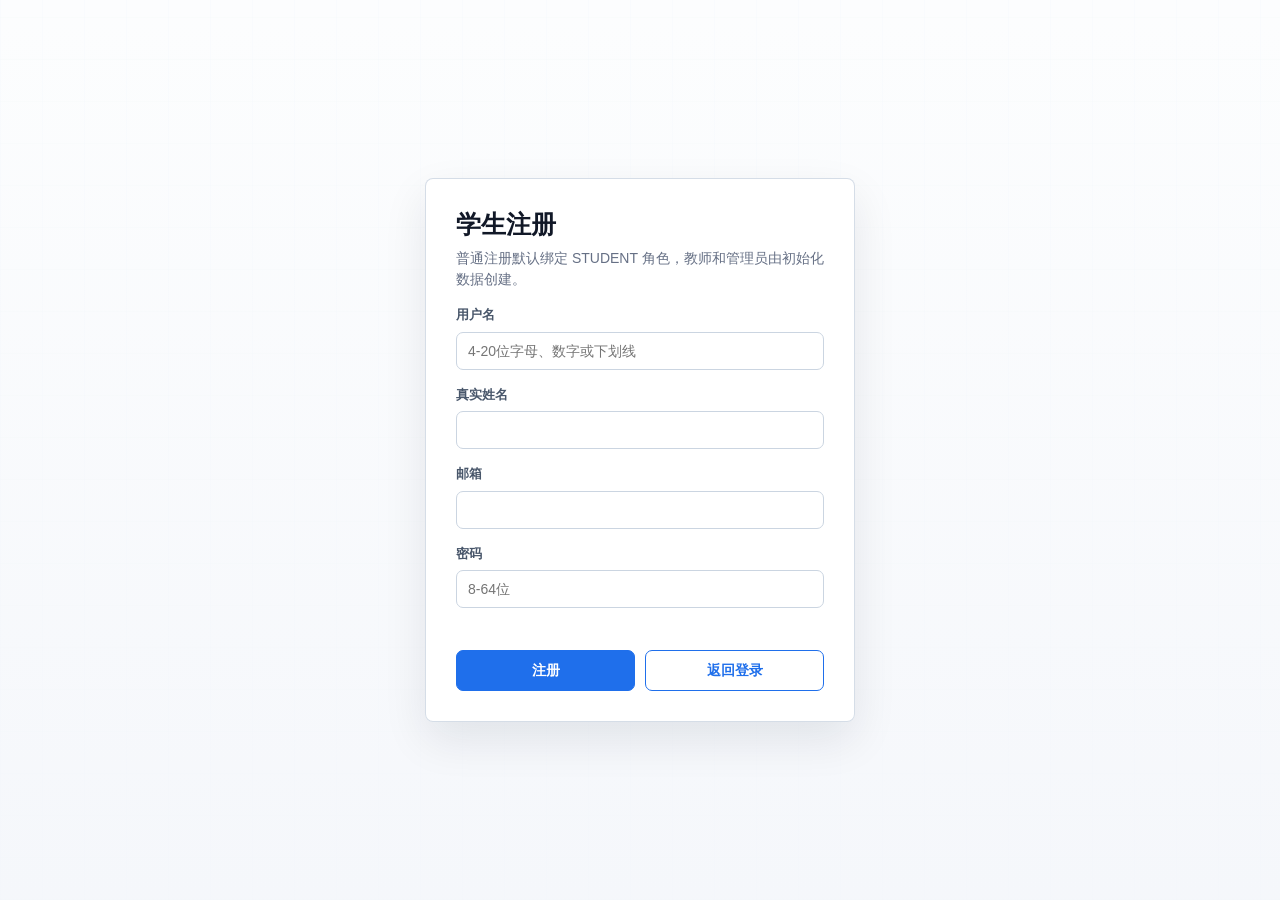
<file: src/main/resources/static/register.html>
<!doctype html>
<html lang="zh-CN">
<head>
    <meta charset="UTF-8">
    <meta name="viewport" content="width=device-width, initial-scale=1.0">
    <title>注册 - 在线考试系统</title>
    <link rel="icon" type="image/svg+xml" href="favicon.svg">
    <link rel="stylesheet" href="css/style.css">
</head>
<body class="auth-page">
<section class="auth-panel">
    <h1>学生注册</h1>
    <p class="muted">普通注册默认绑定 STUDENT 角色，教师和管理员由初始化数据创建。</p>
    <div class="form-row">
        <label>用户名</label>
        <input id="username" placeholder="4-20位字母、数字或下划线" autocomplete="username">
    </div>
    <div class="form-row">
        <label>真实姓名</label>
        <input id="realName" autocomplete="name">
    </div>
    <div class="form-row">
        <label>邮箱</label>
        <input id="email" type="email" autocomplete="email">
    </div>
    <div class="form-row">
        <label>密码</label>
        <input id="password" type="password" placeholder="8-64位" autocomplete="new-password">
    </div>
    <div id="status" class="status"></div>
    <div class="auth-actions">
        <button onclick="register()">注册</button>
        <a class="button secondary" href="login.html">返回登录</a>
    </div>
</section>
<script src="js/api.js"></script>
<script>
async function register() {
    try {
        localStorage.removeItem("apiBase");
        await request("/auth/register", {
            method: "POST",
            body: JSON.stringify({
                username: document.getElementById("username").value,
                realName: document.getElementById("realName").value,
                email: document.getElementById("email").value,
                password: document.getElementById("password").value
            })
        });
        setStatus("注册成功，请返回登录");
    } catch (e) {
        setStatus(e.message, false);
    }
}
</script>
</body>
</html>
</file>
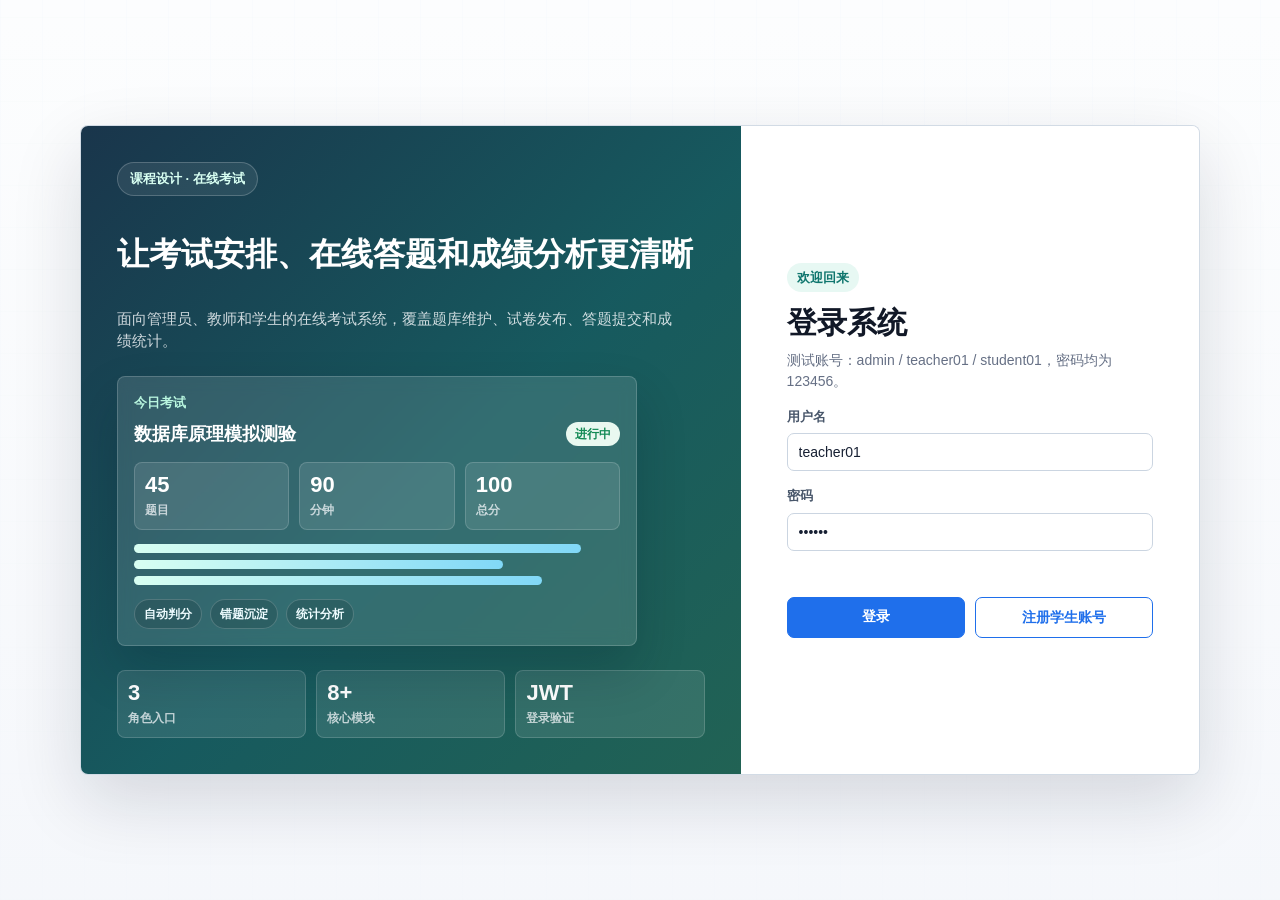
<file: src/main/resources/static/score-list.html>
<!doctype html>
<html lang="zh-CN">
<head>
    <meta charset="UTF-8">
    <meta name="viewport" content="width=device-width, initial-scale=1.0">
    <title>我的成绩</title>
    <link rel="icon" type="image/svg+xml" href="favicon.svg">
    <link rel="stylesheet" href="css/style.css">
</head>
<body>
<script src="js/api.js"></script>
<script>
renderShell("scores");
document.getElementById("app").innerHTML = `
    <div class="page-title"><h1>我的成绩</h1><p class="muted">成绩数据来自 v_student_score 视图。</p></div>
    <section class="panel">
        <table><thead><tr><th>试卷</th><th>得分</th><th>及格分</th><th>是否及格</th><th>提交时间</th><th>操作</th></tr></thead><tbody id="rows"></tbody></table>
    </section>
    <section class="panel"><h3>考试详情</h3><div id="detail"></div></section>
`;

async function loadScores() {
    const rows = await request("/exams/my-scores");
    document.getElementById("rows").innerHTML = rows.map(r => `
        <tr><td>${escapeHtml(r.paperName)}</td><td>${r.totalScore}</td><td>${r.passScore}</td><td><span class="pill ${r.isPass === 1 ? "success" : "danger"}">${r.isPass === 1 ? "及格" : "未及格"}</span></td><td>${escapeHtml(r.submitTime)}</td>
        <td><button class="secondary" onclick="loadDetail(${r.examId})">查看详情</button></td></tr>
    `).join("");
}

async function loadDetail(examId) {
    const detail = await request(`/exams/${examId}/detail`);
    document.getElementById("detail").innerHTML = detail.answers.map((a, index) => `
        <div class="question-block">
            <strong>${index + 1}. ${escapeHtml(a.questionTitleSnapshot)}</strong>
            <p class="muted">${escapeHtml(a.optionSnapshot)}</p>
            <p>我的答案：${escapeHtml(a.studentAnswer)} ｜ 正确答案：${escapeHtml(a.correctAnswerSnapshot)} ｜ 得分：${a.score} ｜ <span class="pill ${a.isCorrect === 1 ? "success" : "danger"}">${a.isCorrect === 1 ? "正确" : "错误"}</span></p>
        </div>
    `).join("");
}

loadScores();
</script>
</body>
</html>
</file>
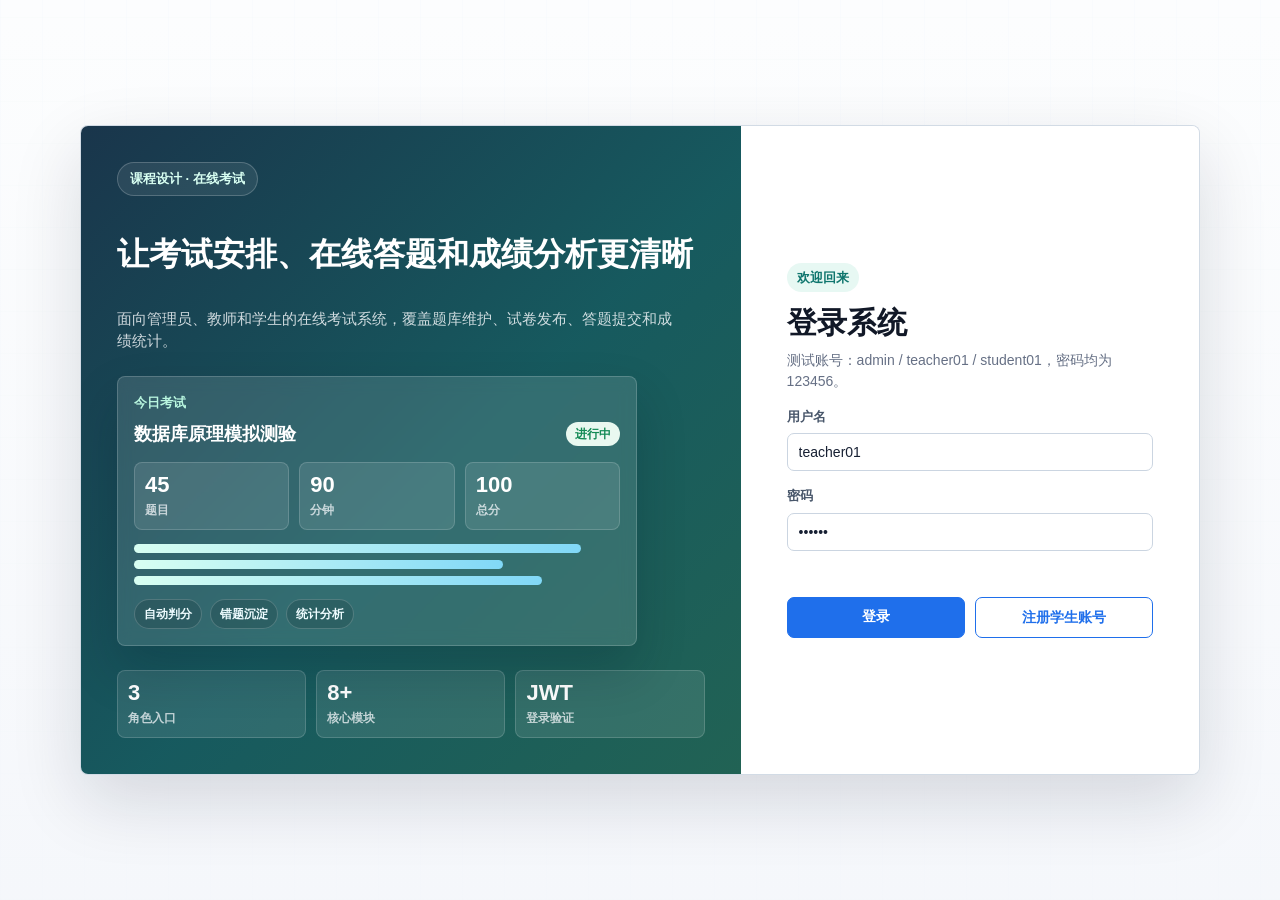
<file: src/main/resources/static/statistics.html>
<!doctype html>
<html lang="zh-CN">
<head>
    <meta charset="UTF-8">
    <meta name="viewport" content="width=device-width, initial-scale=1.0">
    <title>成绩统计</title>
    <link rel="icon" type="image/svg+xml" href="favicon.svg">
    <link rel="stylesheet" href="css/style.css">
</head>
<body>
<script src="js/api.js"></script>
<script>
renderShell("statistics");
document.getElementById("app").innerHTML = `
    <div class="page-title"><h1>成绩统计</h1><p class="muted">按试卷查询参加人数、平均分、最高分、最低分。</p></div>
    <section class="panel">
        <div class="toolbar">
            <div class="form-row"><label>试卷</label><select id="paperSelect"></select></div>
            <button onclick="loadStats()">查询统计</button>
        </div>
        <div id="stats" class="cards"></div>
        <table><thead><tr><th>学生</th><th>用户名</th><th>得分</th><th>是否及格</th><th>开始时间</th><th>提交时间</th></tr></thead><tbody id="rows"></tbody></table>
    </section>
`;

async function loadPapers() {
    const data = await request("/papers" + qs({ status: 1, pageSize: 100 }));
    document.getElementById("paperSelect").innerHTML = data.records.map(p => `<option value="${p.id}">${escapeHtml(p.paperName)}</option>`).join("");
    if (data.records.length) loadStats();
}

async function loadStats() {
    const paperId = document.getElementById("paperSelect").value;
    if (!paperId) return;
    const stat = await request(`/statistics/paper/${paperId}`);
    const records = await request(`/statistics/paper/${paperId}/records`);
    document.getElementById("stats").innerHTML = `
        <div class="card"><h3>${stat.participantCount}</h3><p class="muted">参加人数</p></div>
        <div class="card"><h3>${stat.averageScore}</h3><p class="muted">平均分</p></div>
        <div class="card"><h3>${stat.highestScore}</h3><p class="muted">最高分</p></div>
        <div class="card"><h3>${stat.lowestScore}</h3><p class="muted">最低分</p></div>
    `;
    document.getElementById("rows").innerHTML = records.map(r => `
        <tr><td>${escapeHtml(r.studentName)}</td><td>${escapeHtml(r.username)}</td><td>${r.totalScore}</td><td><span class="pill ${r.isPass === 1 ? "success" : "danger"}">${r.isPass === 1 ? "及格" : "未及格"}</span></td><td>${escapeHtml(r.startTime)}</td><td>${escapeHtml(r.submitTime)}</td></tr>
    `).join("");
}

loadPapers();
</script>
</body>
</html>
</file>
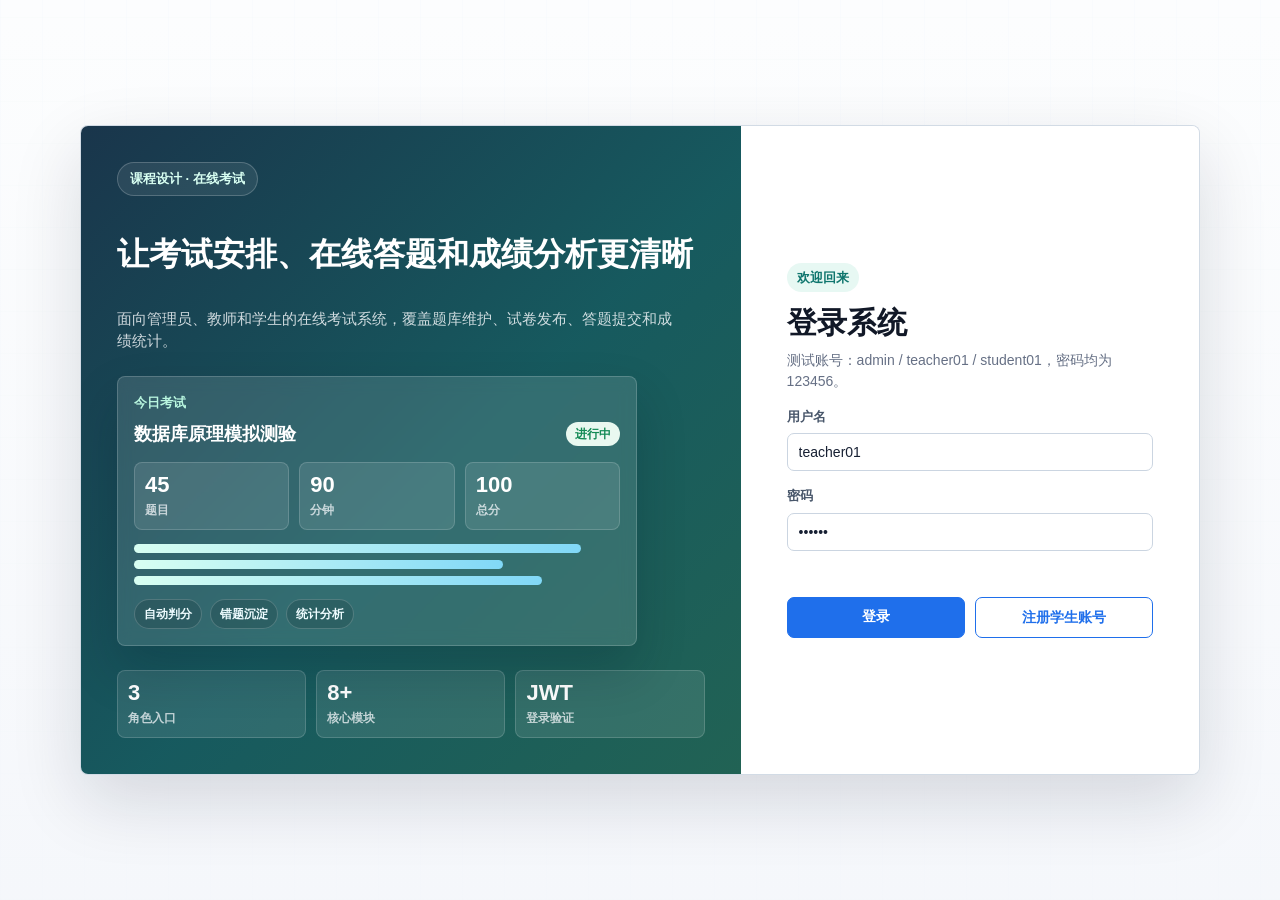
<file: src/main/resources/static/student-index.html>
<!doctype html>
<html lang="zh-CN">
<head>
    <meta charset="UTF-8">
    <meta name="viewport" content="width=device-width, initial-scale=1.0">
    <title>学生首页</title>
    <link rel="icon" type="image/svg+xml" href="favicon.svg">
    <link rel="stylesheet" href="css/style.css">
</head>
<body>
<script src="js/api.js"></script>
<script>
renderShell("student");
document.getElementById("app").innerHTML = `
    <div class="page-title">
        <h1>学生工作台</h1>
        <p class="muted">查看可参加考试，完成答题后查询成绩和错题。</p>
    </div>
    <div class="cards">
        <a class="card" href="exam-list.html"><h3>参加考试</h3><p class="muted">查看当前可参加考试并开始答题。</p></a>
        <a class="card" href="score-list.html"><h3>我的成绩</h3><p class="muted">查看历史考试分数和详情。</p></a>
        <a class="card" href="wrong-list.html"><h3>错题本</h3><p class="muted">复盘答错题目和解析。</p></a>
    </div>
`;
</script>
</body>
</html>
</file>
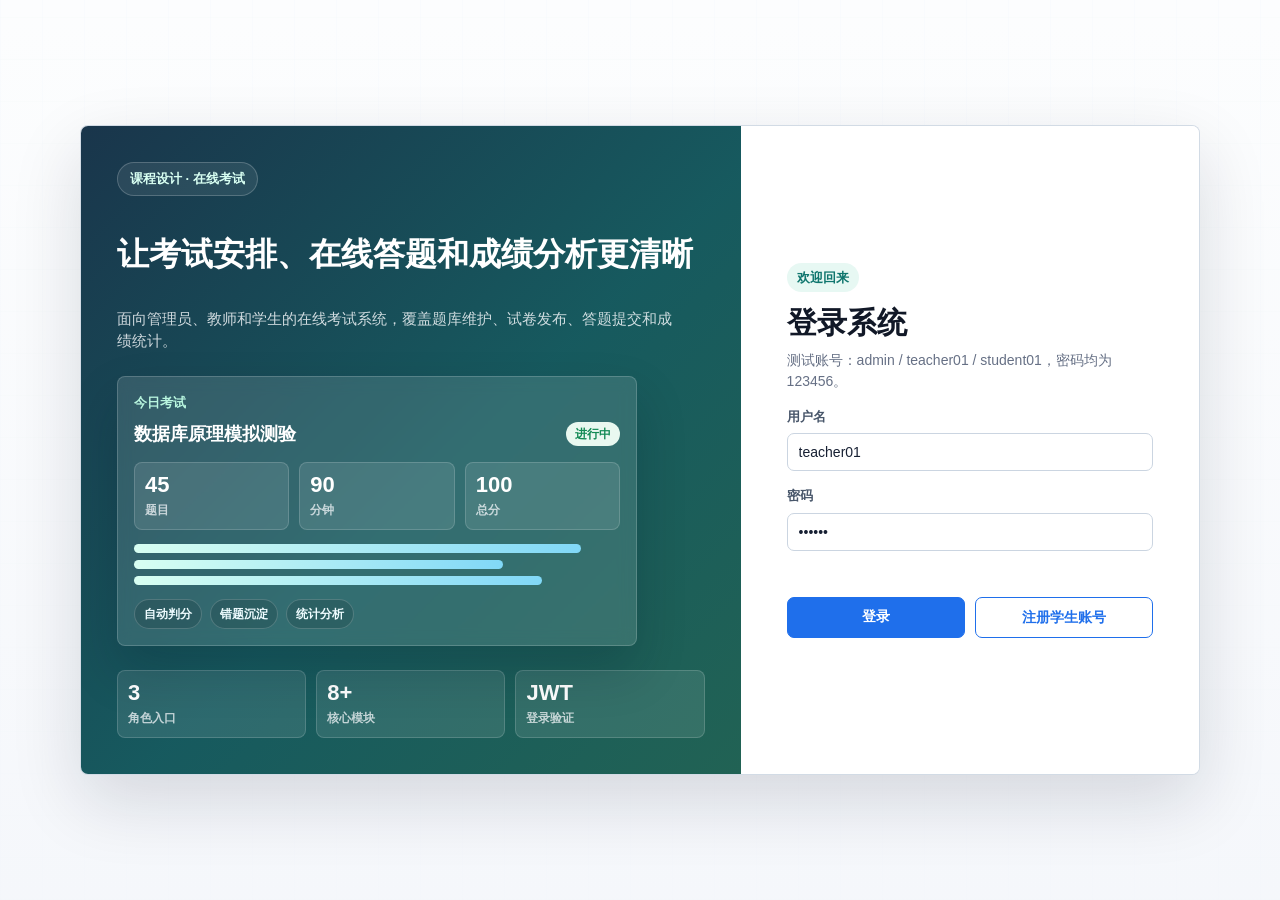
<file: src/main/resources/static/teacher-index.html>
<!doctype html>
<html lang="zh-CN">
<head>
    <meta charset="UTF-8">
    <meta name="viewport" content="width=device-width, initial-scale=1.0">
    <title>教师首页</title>
    <link rel="icon" type="image/svg+xml" href="favicon.svg">
    <link rel="stylesheet" href="css/style.css">
</head>
<body>
<script src="js/api.js"></script>
<script>
renderShell("teacher");
document.getElementById("app").innerHTML = `
    <div class="page-title">
        <h1>教师工作台</h1>
        <p class="muted">完成题库录入、试卷组题、发布考试和成绩统计。</p>
    </div>
    <div class="cards">
        <a class="card" href="question-list.html"><h3>题库管理</h3><p class="muted">维护单选、多选、判断题。</p></a>
        <a class="card" href="paper-list.html"><h3>试卷管理</h3><p class="muted">创建试卷、选择题目、发布考试。</p></a>
        <a class="card" href="statistics.html"><h3>成绩统计</h3><p class="muted">查看参加人数和分数分布。</p></a>
    </div>
`;
</script>
</body>
</html>
</file>
<file: src/main/resources/static/css/style.css>
* {
    box-sizing: border-box;
}

:root {
    --bg: #f5f7fb;
    --surface: #ffffff;
    --surface-soft: #f8fafc;
    --text: #172033;
    --muted: #667085;
    --line: #dce3ec;
    --line-strong: #cbd5e1;
    --primary: #1f6feb;
    --primary-dark: #1556bd;
    --primary-soft: #e8f1ff;
    --success: #138a55;
    --success-soft: #e9f8f0;
    --warning: #b7791f;
    --warning-soft: #fff7df;
    --danger: #d92d20;
    --danger-soft: #fff0ed;
    --nav: #162033;
    --nav-hover: #24324a;
    --shadow: 0 18px 45px rgba(16, 24, 40, 0.09);
}

html {
    min-width: 320px;
}

body {
    margin: 0;
    min-height: 100vh;
    font-family: Arial, "Microsoft YaHei", sans-serif;
    color: var(--text);
    background: var(--bg);
    line-height: 1.5;
}

a {
    color: inherit;
    text-decoration: none;
}

h1,
h2,
h3,
p {
    margin-top: 0;
}

h3 {
    margin-bottom: 12px;
    font-size: 17px;
}

.muted {
    color: var(--muted);
    font-size: 14px;
}

.auth-page {
    min-height: 100vh;
    display: flex;
    align-items: center;
    justify-content: center;
    padding: 32px 18px;
    background:
        linear-gradient(180deg, rgba(255, 255, 255, 0.74), rgba(245, 247, 251, 0.92)),
        repeating-linear-gradient(90deg, rgba(31, 111, 235, 0.05) 0 1px, transparent 1px 42px),
        repeating-linear-gradient(0deg, rgba(19, 138, 85, 0.045) 0 1px, transparent 1px 42px),
        #f4f8fb;
}

.login-page {
    padding: 28px;
    align-items: center;
}

.login-shell {
    width: min(1120px, 100%);
    min-height: min(650px, calc(100vh - 56px));
    display: grid;
    grid-template-columns: minmax(0, 1.18fr) minmax(380px, 0.82fr);
    overflow: hidden;
    border: 1px solid rgba(203, 213, 225, 0.85);
    border-radius: 8px;
    background: #fff;
    box-shadow: 0 26px 70px rgba(16, 24, 40, 0.14);
}

.login-visual {
    position: relative;
    display: flex;
    flex-direction: column;
    justify-content: space-between;
    gap: 18px;
    min-height: 100%;
    padding: 36px;
    color: #f8fafc;
    background:
        linear-gradient(135deg, rgba(16, 45, 68, 0.96) 0%, rgba(13, 83, 88, 0.96) 54%, rgba(24, 92, 77, 0.96) 100%),
        repeating-linear-gradient(90deg, rgba(255, 255, 255, 0.08) 0 1px, transparent 1px 54px),
        repeating-linear-gradient(0deg, rgba(255, 255, 255, 0.07) 0 1px, transparent 1px 54px);
}

.login-brand {
    width: fit-content;
    border: 1px solid rgba(255, 255, 255, 0.2);
    border-radius: 999px;
    padding: 6px 12px;
    color: #d8fff2;
    background: rgba(255, 255, 255, 0.08);
    font-size: 13px;
    font-weight: 800;
}

.login-visual h1 {
    max-width: 580px;
    margin: 16px 0 10px;
    color: #fff;
    font-size: 32px;
    line-height: 1.22;
}

.login-visual p {
    max-width: 560px;
    margin-bottom: 0;
    color: rgba(248, 250, 252, 0.82);
    font-size: 15px;
}

.exam-preview {
    width: min(100%, 520px);
    border: 1px solid rgba(255, 255, 255, 0.18);
    border-radius: 8px;
    padding: 16px;
    background: rgba(255, 255, 255, 0.12);
    box-shadow: 0 24px 50px rgba(2, 20, 34, 0.2);
    backdrop-filter: blur(8px);
}

.preview-head {
    display: grid;
    grid-template-columns: 1fr auto;
    gap: 8px 12px;
    align-items: center;
}

.preview-head > span:first-child {
    grid-column: 1 / -1;
    color: #b9f6df;
    font-size: 13px;
    font-weight: 800;
}

.preview-head strong {
    color: #fff;
    font-size: 18px;
}

.preview-grid,
.login-stats {
    display: grid;
    grid-template-columns: repeat(3, 1fr);
    gap: 10px;
}

.preview-grid {
    margin: 14px 0;
}

.preview-grid div,
.login-stats div {
    border: 1px solid rgba(255, 255, 255, 0.16);
    border-radius: 8px;
    padding: 10px;
    background: rgba(255, 255, 255, 0.1);
}

.preview-grid strong,
.login-stats strong {
    display: block;
    color: #fff;
    font-size: 22px;
    line-height: 1.1;
}

.preview-grid span,
.login-stats span {
    display: block;
    margin-top: 4px;
    color: rgba(248, 250, 252, 0.74);
    font-size: 12px;
    font-weight: 700;
}

.paper-lines {
    display: grid;
    gap: 7px;
    margin: 2px 0 14px;
}

.paper-lines span {
    display: block;
    height: 9px;
    border-radius: 999px;
    background: linear-gradient(90deg, #d8fff2, #81d8f7);
}

.score-strip {
    display: flex;
    flex-wrap: wrap;
    gap: 8px;
}

.score-strip span {
    border: 1px solid rgba(255, 255, 255, 0.18);
    border-radius: 999px;
    padding: 5px 9px;
    color: #eefcff;
    background: rgba(0, 0, 0, 0.12);
    font-size: 12px;
    font-weight: 800;
}

.auth-panel.login-panel {
    width: auto;
    min-height: 100%;
    display: flex;
    flex-direction: column;
    justify-content: center;
    border: 0;
    border-radius: 0;
    padding: 48px 46px;
    box-shadow: none;
}

.auth-kicker {
    width: fit-content;
    margin-bottom: 12px;
    border-radius: 999px;
    padding: 5px 10px;
    color: #0f766e;
    background: #e7f8f3;
    font-size: 13px;
    font-weight: 800;
}

.auth-panel {
    width: min(100%, 430px);
    background: rgba(255, 255, 255, 0.96);
    border: 1px solid rgba(203, 213, 225, 0.8);
    border-radius: 8px;
    padding: 30px;
    box-shadow: var(--shadow);
}

.auth-panel h1,
.auth-panel h2,
.page-title h1 {
    margin: 0 0 8px;
    color: #111827;
    font-size: 25px;
    line-height: 1.25;
}

.login-panel h2 {
    font-size: 30px;
}

.auth-panel .muted,
.page-title .muted {
    margin-bottom: 0;
}

.auth-panel .form-row {
    margin-top: 15px;
}

.auth-actions {
    display: grid;
    grid-template-columns: 1fr 1fr;
    gap: 10px;
    margin-top: 4px;
}

.form-grid {
    display: grid;
    grid-template-columns: repeat(auto-fit, minmax(220px, 1fr));
    gap: 14px;
    margin: 16px 0;
}

.form-row {
    display: flex;
    flex-direction: column;
    gap: 7px;
}

label {
    color: #48566a;
    font-size: 13px;
    font-weight: 700;
}

input,
select,
textarea {
    width: 100%;
    border: 1px solid var(--line-strong);
    border-radius: 7px;
    padding: 10px 11px;
    color: var(--text);
    background: #fff;
    font-size: 14px;
    outline: none;
    transition: border-color 0.16s ease, box-shadow 0.16s ease, background 0.16s ease;
}

input:hover,
select:hover,
textarea:hover {
    border-color: #9fb0c7;
}

input:focus,
select:focus,
textarea:focus {
    border-color: var(--primary);
    box-shadow: 0 0 0 3px rgba(31, 111, 235, 0.14);
}

textarea {
    min-height: 104px;
    resize: vertical;
}

.score-input {
    width: 96px;
    min-width: 76px;
}

button,
.button {
    min-height: 38px;
    border: 1px solid var(--primary);
    border-radius: 7px;
    background: var(--primary);
    color: #fff;
    padding: 9px 14px;
    font-size: 14px;
    font-weight: 700;
    cursor: pointer;
    display: inline-flex;
    align-items: center;
    justify-content: center;
    gap: 6px;
    white-space: nowrap;
    transition: background 0.16s ease, border-color 0.16s ease, color 0.16s ease, transform 0.16s ease, box-shadow 0.16s ease;
}

button:hover,
.button:hover {
    background: var(--primary-dark);
    border-color: var(--primary-dark);
    box-shadow: 0 8px 18px rgba(31, 111, 235, 0.18);
}

button.secondary,
.button.secondary {
    background: #fff;
    color: var(--primary);
}

button.secondary:hover,
.button.secondary:hover {
    background: var(--primary-soft);
    color: var(--primary-dark);
}

button.danger {
    border-color: var(--danger);
    background: var(--danger);
}

button.danger:hover {
    border-color: #b42318;
    background: #b42318;
}

button:disabled {
    border-color: #cbd5e1;
    background: #e5e7eb;
    color: #8a95a5;
    cursor: not-allowed;
    box-shadow: none;
}

.layout {
    min-height: 100vh;
    display: grid;
    grid-template-columns: 236px minmax(0, 1fr);
}

.sidebar {
    position: sticky;
    top: 0;
    height: 100vh;
    overflow-y: auto;
    background: var(--nav);
    color: #f8fafc;
    padding: 22px 16px;
}

.brand {
    padding: 2px 8px 20px;
    border-bottom: 1px solid rgba(255, 255, 255, 0.1);
    margin-bottom: 18px;
    font-size: 18px;
    font-weight: 800;
}

.nav {
    display: flex;
    flex-direction: column;
    gap: 7px;
}

.nav a,
.nav button {
    justify-content: flex-start;
    width: 100%;
    min-height: 40px;
    border-color: transparent;
    background: transparent;
    color: #d4dce8;
    padding: 10px 11px;
    font-weight: 700;
    box-shadow: none;
}

.nav a.active,
.nav a:hover,
.nav button:hover {
    background: var(--nav-hover);
    color: #fff;
    box-shadow: none;
}

.nav button {
    margin-top: 8px;
    color: #ffd8d4;
}

.main {
    min-width: 0;
    padding: 24px;
}

.topbar {
    display: flex;
    align-items: center;
    justify-content: flex-end;
    gap: 10px;
    margin-bottom: 18px;
}

.user-summary {
    display: flex;
    flex-wrap: wrap;
    align-items: center;
    justify-content: flex-end;
    gap: 8px;
    color: var(--muted);
    font-size: 13px;
}

.user-name {
    color: #344054;
    font-weight: 800;
}

.role-chip,
.pill {
    display: inline-flex;
    align-items: center;
    justify-content: center;
    min-height: 24px;
    border-radius: 999px;
    padding: 3px 9px;
    background: var(--primary-soft);
    color: #175cd3;
    font-size: 12px;
    font-weight: 800;
}

.role-chip {
    border: 1px solid #b8d4ff;
    background: var(--primary-soft);
    color: #175cd3;
}

.pill.success {
    background: var(--success-soft);
    color: var(--success);
}

.pill.warning {
    background: var(--warning-soft);
    color: var(--warning);
}

.pill.danger {
    background: var(--danger-soft);
    color: var(--danger);
}

.page-title {
    margin-bottom: 18px;
}

.page-title .muted {
    max-width: 780px;
}

.panel {
    margin-bottom: 16px;
    overflow-x: auto;
    background: var(--surface);
    border: 1px solid var(--line);
    border-radius: 8px;
    padding: 18px;
    box-shadow: 0 10px 28px rgba(16, 24, 40, 0.04);
}

.toolbar {
    display: flex;
    gap: 10px;
    flex-wrap: wrap;
    align-items: end;
    margin-bottom: 14px;
}

.toolbar .form-row {
    min-width: 170px;
    flex: 1 1 170px;
}

.toolbar button,
.toolbar .button {
    flex: 0 0 auto;
}

.action-bar {
    display: flex;
    align-items: center;
    justify-content: space-between;
    gap: 16px;
}

.action-bar h3 {
    margin-bottom: 4px;
}

.action-bar .muted {
    margin-bottom: 0;
}

table {
    width: 100%;
    min-width: 720px;
    border-collapse: separate;
    border-spacing: 0;
    background: #fff;
}

th,
td {
    border-bottom: 1px solid var(--line);
    padding: 12px 10px;
    text-align: left;
    vertical-align: top;
    font-size: 14px;
}

th {
    background: var(--surface-soft);
    color: #475467;
    font-weight: 800;
}

tbody tr:hover td {
    background: #fbfdff;
}

tbody tr:last-child td {
    border-bottom: 0;
}

.actions {
    display: flex;
    gap: 8px;
    flex-wrap: wrap;
}

.actions button,
.actions .button,
td > button,
td > .button {
    min-height: 32px;
    padding: 6px 10px;
    font-size: 13px;
}

.status {
    min-height: 22px;
    margin: 10px 0;
    font-size: 14px;
    font-weight: 700;
}

.status.ok {
    color: var(--success);
}

.status.err {
    color: var(--danger);
}

.cards {
    display: grid;
    grid-template-columns: repeat(auto-fit, minmax(220px, 1fr));
    gap: 14px;
}

.card {
    min-height: 112px;
    border: 1px solid var(--line);
    border-radius: 8px;
    padding: 16px;
    background: #fff;
    transition: border-color 0.16s ease, box-shadow 0.16s ease, transform 0.16s ease;
}

a.card:hover {
    border-color: #a9c7f8;
    box-shadow: 0 12px 24px rgba(16, 24, 40, 0.08);
    transform: translateY(-1px);
}

.card h3 {
    margin-bottom: 6px;
}

.card .muted {
    margin-bottom: 0;
}

#stats.cards {
    margin-bottom: 14px;
}

#stats .card {
    min-height: 92px;
}

#stats .card h3 {
    color: #175cd3;
    font-size: 28px;
    line-height: 1.1;
}

.question-block {
    border: 1px solid var(--line);
    border-radius: 8px;
    padding: 15px;
    margin-bottom: 12px;
    background: #fff;
}

.question-block strong {
    display: block;
    margin-bottom: 8px;
    color: #111827;
}

.question-block p:last-child {
    margin-bottom: 0;
}

.option-list {
    display: grid;
    gap: 8px;
    margin-top: 10px;
}

.option-item {
    display: flex;
    align-items: flex-start;
    gap: 8px;
    min-height: 38px;
    border: 1px solid var(--line);
    border-radius: 7px;
    padding: 9px 10px;
    background: var(--surface-soft);
    cursor: pointer;
}

.option-item input {
    width: auto;
    margin-top: 4px;
}

@media (max-width: 860px) {
    .login-page {
        padding: 18px;
    }

    .login-shell {
        display: flex;
        flex-direction: column;
        grid-template-columns: 1fr;
        min-height: auto;
    }

    .login-visual {
        order: 2;
        min-height: auto;
        padding: 30px;
    }

    .login-visual h1 {
        font-size: 28px;
    }

    .auth-panel.login-panel {
        order: 1;
        padding: 30px;
    }

    .layout {
        grid-template-columns: 1fr;
    }

    .sidebar {
        position: static;
        height: auto;
        padding: 16px;
    }

    .brand {
        padding-bottom: 14px;
        margin-bottom: 12px;
    }

    .nav {
        display: grid;
        grid-template-columns: repeat(auto-fit, minmax(132px, 1fr));
    }

    .nav button {
        margin-top: 0;
    }

    .main {
        padding: 18px 14px;
    }

    .topbar {
        justify-content: flex-start;
    }

    .user-summary {
        justify-content: flex-start;
    }
}

@media (max-width: 520px) {
    .login-page {
        padding: 12px;
    }

    .login-visual {
        padding: 24px 18px;
    }

    .login-visual h1 {
        font-size: 24px;
    }

    .preview-grid,
    .login-stats {
        grid-template-columns: 1fr;
    }

    .auth-panel.login-panel {
        padding: 24px 18px;
    }

    .login-panel h2 {
        font-size: 25px;
    }

    .auth-panel {
        padding: 24px 18px;
    }

    .auth-actions {
        grid-template-columns: 1fr;
    }

    .toolbar {
        display: grid;
        grid-template-columns: 1fr;
    }

    .toolbar .form-row,
    .toolbar button,
    .toolbar .button {
        width: 100%;
    }

    .action-bar {
        align-items: stretch;
        flex-direction: column;
    }

    .action-bar .actions,
    .action-bar .button,
    .action-bar button {
        width: 100%;
    }
}
</file>
